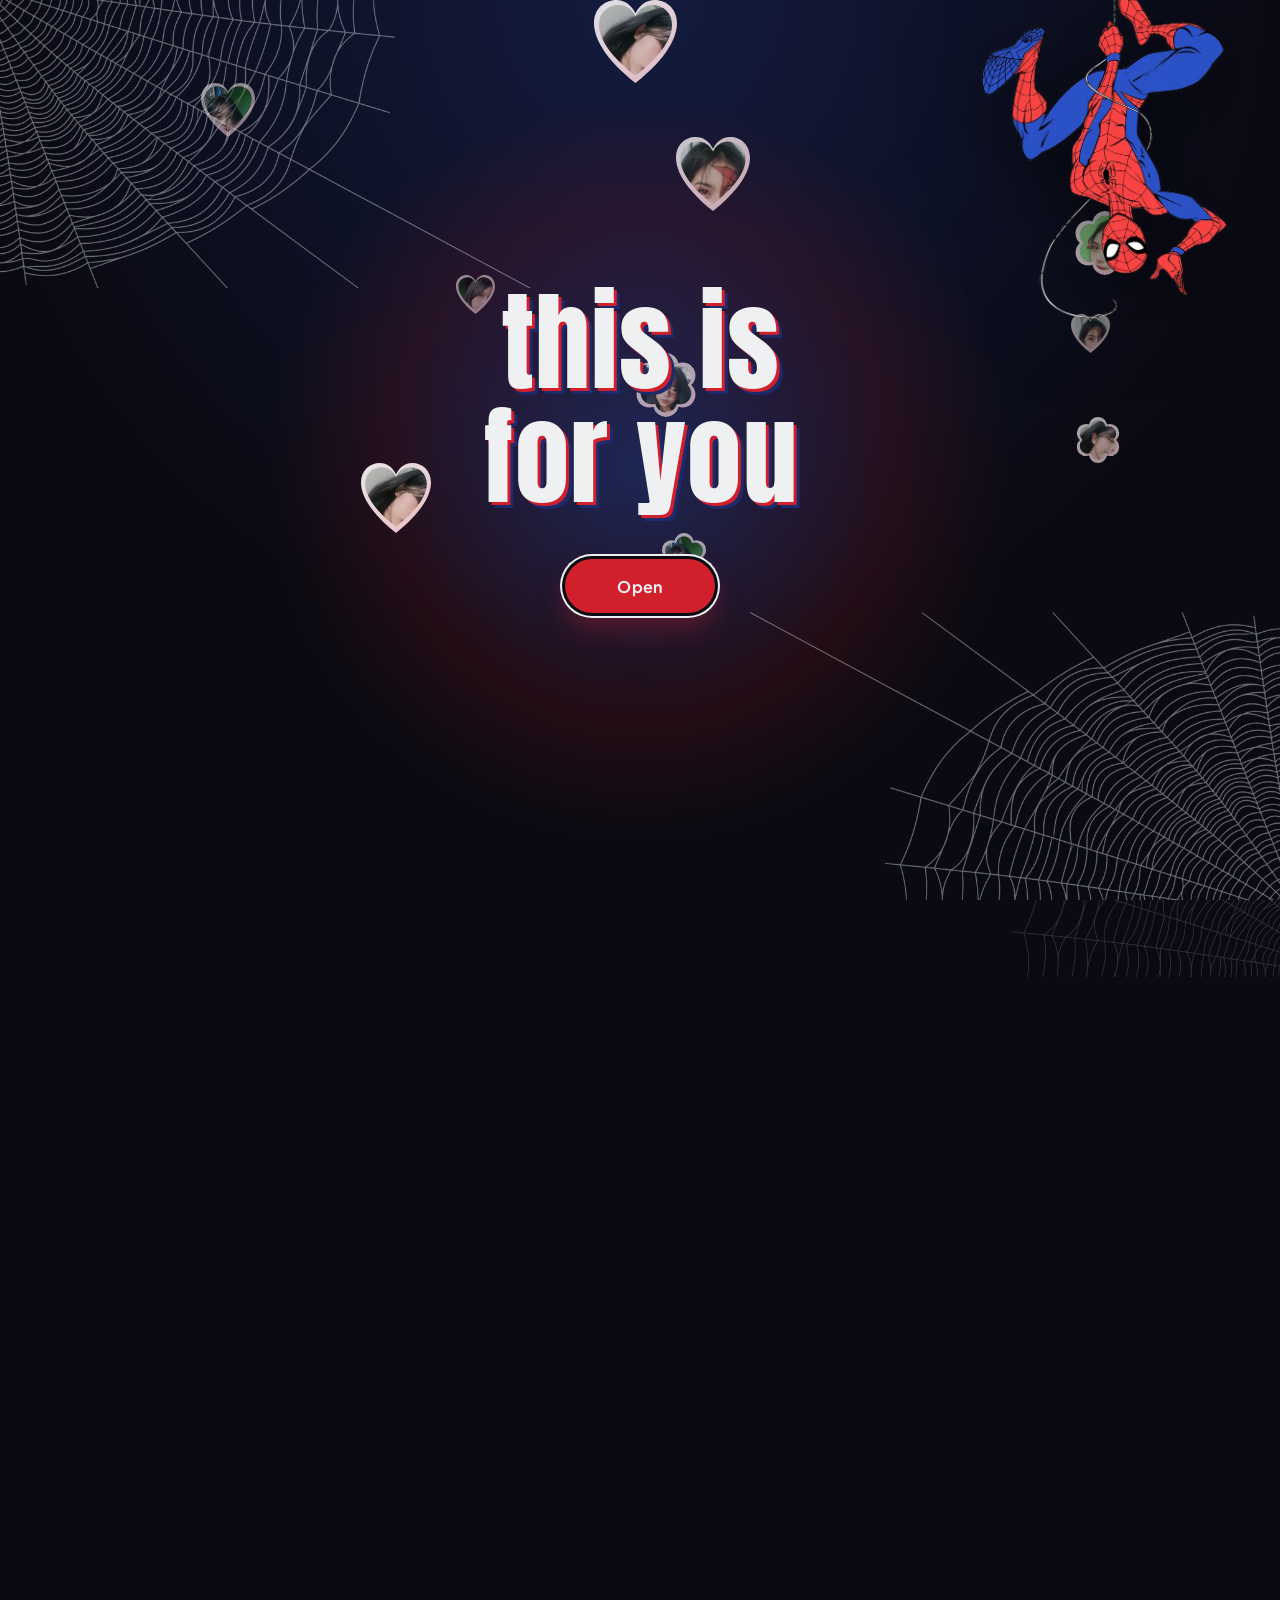
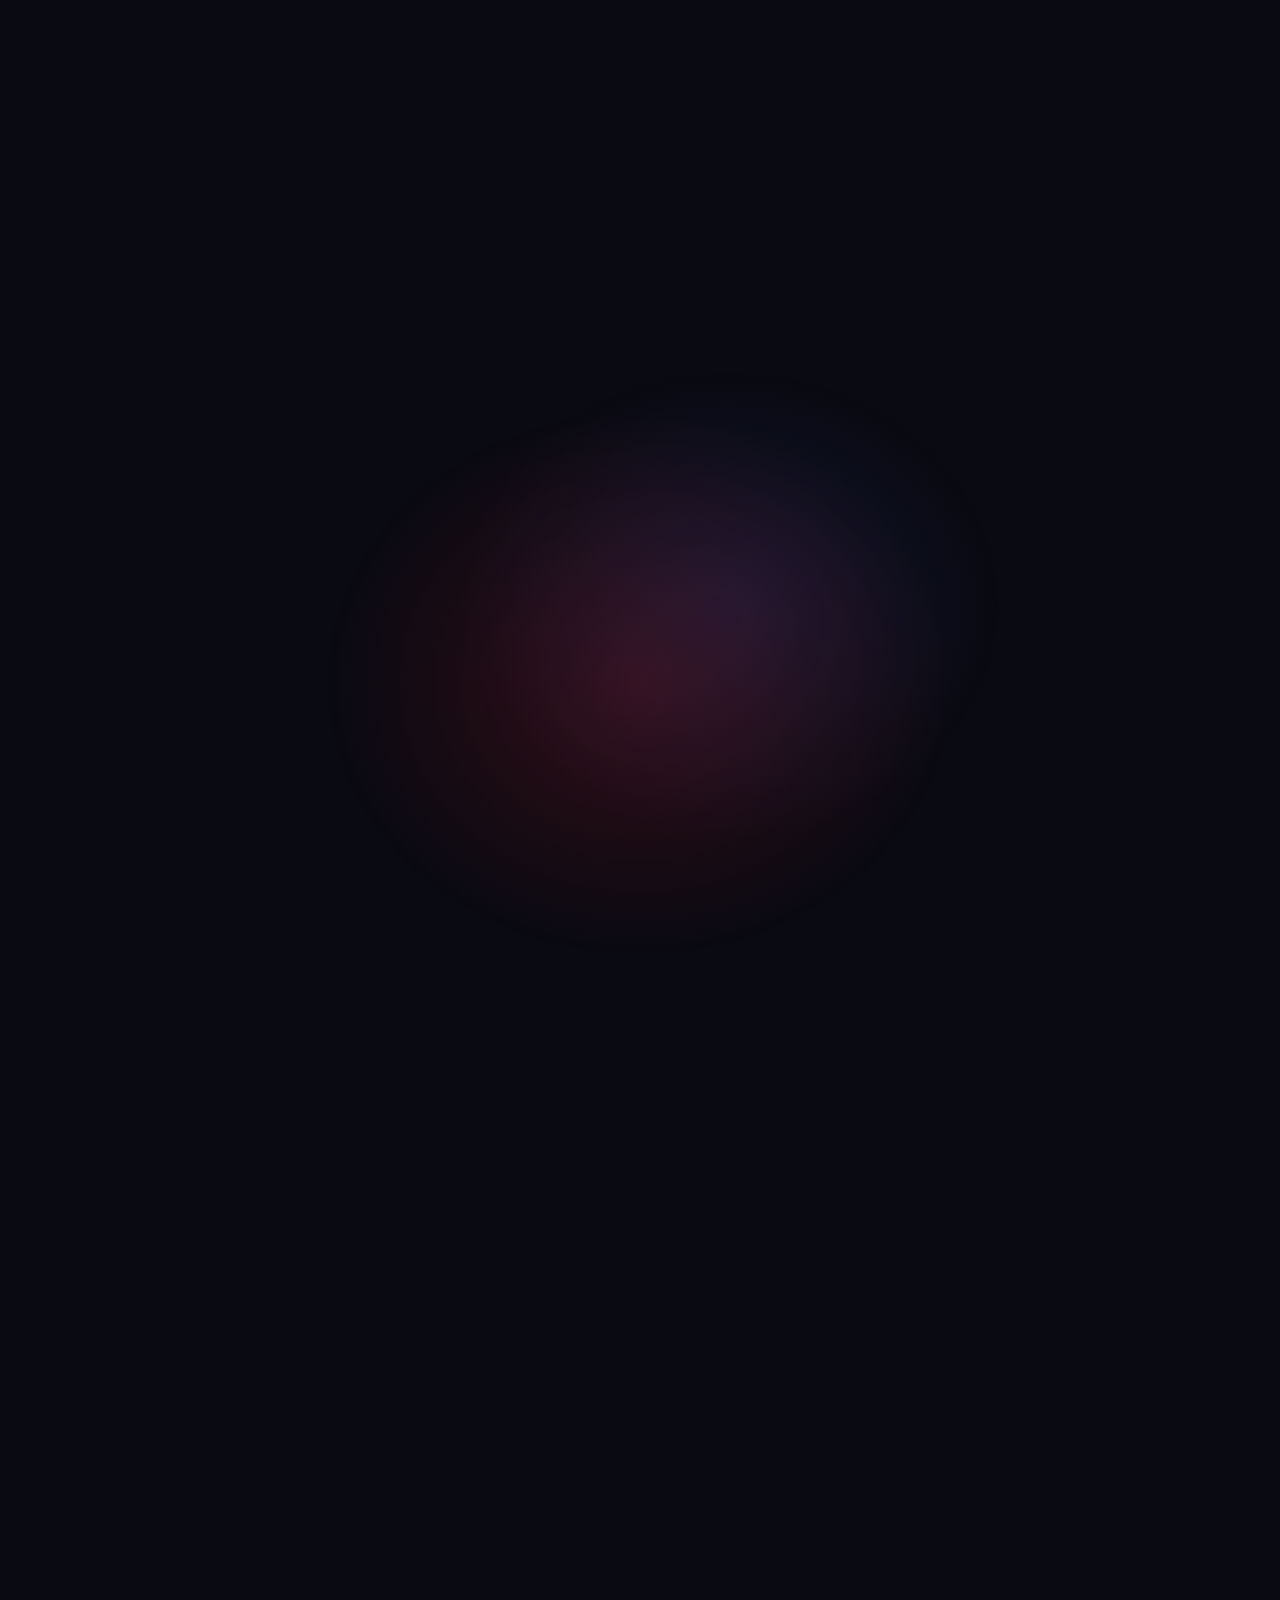
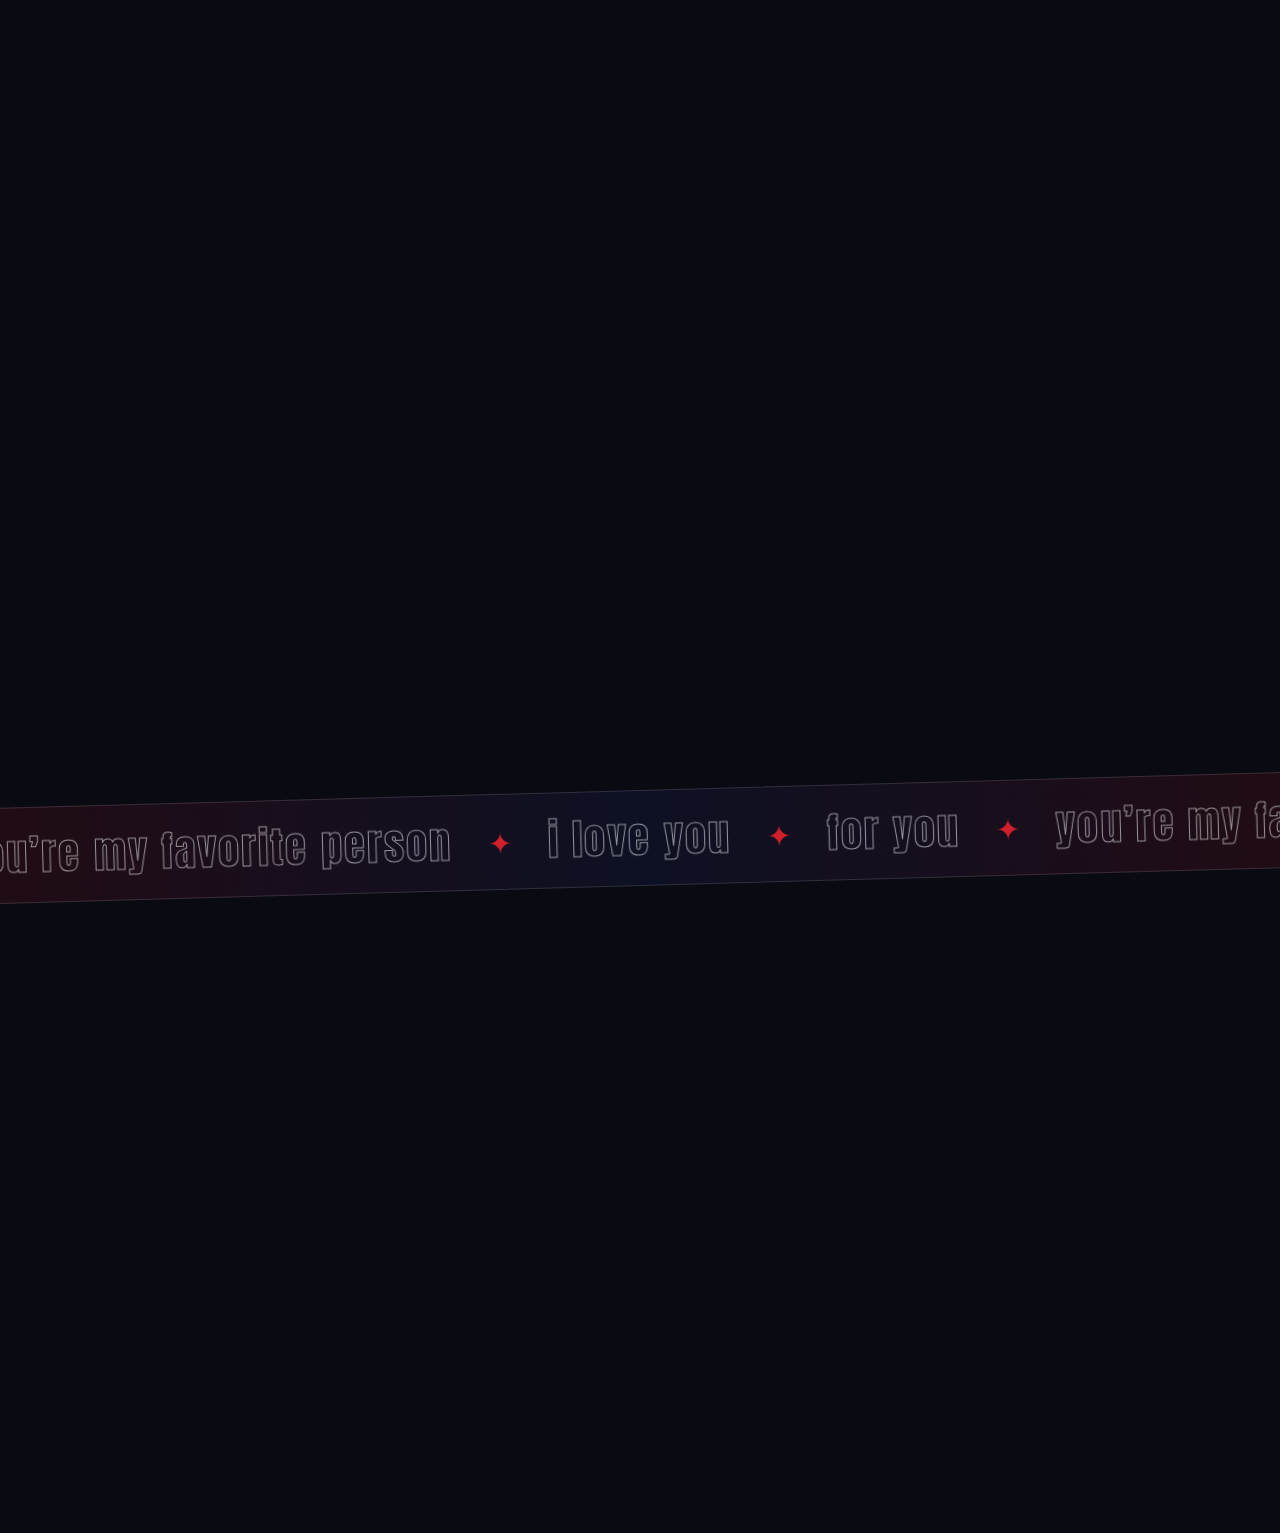
<file: index.html>
<!DOCTYPE html>
<html lang="id" class="is-locked">
<head>
<meta charset="UTF-8">
<script>
  /* Setiap buka / refresh / tombol back: SELALU mulai dari awal (loader -> Open -> hero).
     Tanpa ini browser mengembalikan posisi scroll lama, jadi efek di atas sudah "terpakai". */
  try{ if('scrollRestoration' in history) history.scrollRestoration = 'manual'; }catch(e){}
  window.scrollTo(0, 0);
</script>
<meta name="viewport" content="width=device-width, initial-scale=1.0, viewport-fit=cover">
<meta name="theme-color" content="#0a0a12">
<meta name="color-scheme" content="dark">
<title>For You</title>
<link rel="icon" href="images/spidey/spiderman-bust.png">
<link rel="preconnect" href="https://fonts.googleapis.com">
<link rel="preconnect" href="https://fonts.gstatic.com" crossorigin>
<link href="https://fonts.googleapis.com/css2?family=Anton&family=Plus+Jakarta+Sans:ital,wght@0,400;0,500;0,600;0,700;1,500&display=swap" rel="stylesheet">
<link rel="stylesheet" href="css/style.css?v=20261024a">
</head>
<body>

  <!-- Bentuk love & bunga (dipakai sebagai "cetakan" foto yang jatuh / muncul saat klik) -->
  <svg width="0" height="0" style="position:absolute" aria-hidden="true" focusable="false">
    <defs>
      <clipPath id="clip-heart" clipPathUnits="objectBoundingBox">
        <path d="M0.5,1 C0.12,0.7 0,0.45 0,0.28 C0,0.11 0.12,0 0.27,0 C0.37,0 0.45,0.06 0.5,0.16 C0.55,0.06 0.63,0 0.73,0 C0.88,0 1,0.11 1,0.28 C1,0.45 0.88,0.7 0.5,1 Z"/>
      </clipPath>
      <clipPath id="clip-flower" clipPathUnits="objectBoundingBox">
        <circle cx="0.5" cy="0.2" r="0.2"/><circle cx="0.76" cy="0.35" r="0.2"/><circle cx="0.76" cy="0.65" r="0.2"/>
        <circle cx="0.5" cy="0.8" r="0.2"/><circle cx="0.24" cy="0.65" r="0.2"/><circle cx="0.24" cy="0.35" r="0.2"/>
        <circle cx="0.5" cy="0.5" r="0.24"/>
      </clipPath>
    </defs>
  </svg>


  <div id="progress" aria-hidden="true"></div>

  <!-- SPIDER LOADING INTRO — plays once on load, then wipes away -->
  <section id="spider-loader" aria-hidden="true">
    <svg class="spider-loader-web" viewBox="-100 -100 200 200" fill="none" xmlns="http://www.w3.org/2000/svg">
      <path class="web-spokes" pathLength="1" d="M0.0,-10.0 L0.0,-96.0 M5.0,-8.7 L48.0,-83.1 M8.7,-5.0 L83.1,-48.0 M10.0,0.0 L96.0,0.0 M8.7,5.0 L83.1,48.0 M5.0,8.7 L48.0,83.1 M0.0,10.0 L0.0,96.0 M-5.0,8.7 L-48.0,83.1 M-8.7,5.0 L-83.1,48.0 M-10.0,0.0 L-96.0,0.0 M-8.7,-5.0 L-83.1,-48.0 M-5.0,-8.7 L-48.0,-83.1"/>
      <polygon pathLength="1" class="web-ring" style="--i:0" points="0.0,-24.0 12.0,-20.8 20.8,-12.0 24.0,0.0 20.8,12.0 12.0,20.8 0.0,24.0 -12.0,20.8 -20.8,12.0 -24.0,0.0 -20.8,-12.0 -12.0,-20.8"/><polygon pathLength="1" class="web-ring" style="--i:1" points="0.0,-42.0 21.0,-36.4 36.4,-21.0 42.0,0.0 36.4,21.0 21.0,36.4 0.0,42.0 -21.0,36.4 -36.4,21.0 -42.0,0.0 -36.4,-21.0 -21.0,-36.4"/><polygon pathLength="1" class="web-ring" style="--i:2" points="0.0,-62.0 31.0,-53.7 53.7,-31.0 62.0,0.0 53.7,31.0 31.0,53.7 0.0,62.0 -31.0,53.7 -53.7,31.0 -62.0,0.0 -53.7,-31.0 -31.0,-53.7"/><polygon pathLength="1" class="web-ring" style="--i:3" points="0.0,-86.0 43.0,-74.5 74.5,-43.0 86.0,0.0 74.5,43.0 43.0,74.5 0.0,86.0 -43.0,74.5 -74.5,43.0 -86.0,0.0 -74.5,-43.0 -43.0,-74.5"/>
    </svg>

    <div class="spider-loader-stage">
      <span class="spider-loader-glow"></span>
      <svg class="spider-loader-svg" viewBox="0 0 96 96" fill="none" xmlns="http://www.w3.org/2000/svg">
        <path class="spider-loader-path" pathLength="1" fill-rule="evenodd" clip-rule="evenodd"
        d="M50.4431 44.6386L50.703 44.1559C53.3391 45.6906 59.4431 49.3762 62.7698 51.8416C62.745 53.9208 62.5247 59.401 61.8416 64.6881C61.5322 67.3243 60.2599 73.8589 57.646 78.9084C59.1435 76.9158 62.4876 71.3713 63.8836 65.1337C64.3663 63.3639 65.4653 58.0495 66 50.9505C63.1534 49.3045 56.1683 45.5223 51 43.5619L51.3713 42.7822C55.1955 43.8342 64.1287 46.5025 69.2673 48.7599C69.1559 51.4332 68.495 58.4505 66.7426 65.1337C65.8371 68.5866 63.3416 77.4753 56.2723 86C56.3697 85.8994 56.4882 85.78 56.6273 85.6398C58.1308 84.1248 62.0302 80.1956 67.5223 71.6312C70.2698 66.5446 72.0891 60.6782 74.3911 46.7178C68.9703 44.9728 61.5817 43.0421 51.594 42.0025L51.8911 41.4084C55.6039 41.2104 64.2772 41.0743 69.2673 42.1139C69.8366 38.3144 69.6312 29.4975 65.146 24.6262C66.1361 27.3366 67.9827 34.0569 66.5569 39.255C62.9307 39.2302 54.9431 39.3812 52.0025 40.1832L51.5198 39.552C53.698 38.2525 58.6708 35.5421 61.1361 35.0965C61.1442 35.0372 61.1523 34.9774 61.1605 34.9172C61.8684 29.7099 62.9799 21.5342 55.4554 11C57.2747 14.75 60.2153 23.802 58.3143 33.2772L50.9257 38.6609L50.3688 37.8812L52.6336 35.5421C52.2252 34.8738 51.0074 33.3812 49.4035 32.7574C50.1708 33.6733 51.2079 35.698 49.2178 36.4703H46.2846C45.4307 36.2475 44.198 35.1931 46.099 32.7574C45.3193 33.1163 43.604 34.1757 42.9802 35.5421L44.6881 37.5842L44.3168 38.3267L37.1881 33.3144C36.3465 29.6881 35.6584 20.1559 39.6386 11.0371C39.3184 11.6268 39.0101 12.189 38.7142 12.7287C34.6868 20.0738 32.9356 23.2677 34.1807 35.0965C35.5792 35.3936 39.3639 36.6856 43.3144 39.4777L43.0916 39.9604C39.7005 39.6386 32.0941 39.0619 28.797 39.3292C28.2277 36.6807 27.7054 30.0322 30.1708 24.6262C26.2723 30.1213 25.4926 34.1312 26.1609 42.2252C28.9703 41.6807 36.2896 40.755 43.0916 41.4084L43.3144 42.0025C38.3144 42.6337 26.8515 44.4604 21 46.7178C21.1638 47.5953 21.3229 48.4557 21.4788 49.2991C22.9129 57.0566 24.0818 63.3797 26.2723 68.3639C29.9854 75.5044 33.156 79.1728 37.0129 83.6354C37.6683 84.3937 38.3435 85.1749 39.0446 86C33.0668 77.7203 26.8738 67.3243 26.1609 48.7599C30.0965 47.1881 39.1931 43.7921 44.0941 42.7822L44.4282 43.5619C40.4183 45.2574 31.7673 49.0941 29.5396 50.8762C29.5642 51.2066 29.5884 51.5383 29.6127 51.8715C30.1759 59.5913 30.7984 68.1239 37.5965 78.9084C35.4802 74.2673 33.0891 68.9802 32.5842 51.8416C35.5173 49.8738 42.0446 45.5817 44.6881 44.1559L44.9851 44.6386C43.6485 45.4926 40.5446 47.6386 38.8218 49.3911C38.7104 50.1089 38.5545 52.7847 38.8218 57.745C40.0965 60.0594 43.6559 65.0668 47.6955 66.5817C49.7624 65.7401 54.4084 62.7946 56.4579 57.745C56.6188 56.5569 56.9035 53.2376 56.7549 49.4653C55.5173 48.3391 52.5223 45.797 50.4431 44.6386ZM40.5 49.5L43.5 47L41.5 50C41.5 55.5 43.3216 59.0567 47.8 60.8C53.0938 57.745 54 55 54 50L52 47L55.2 49.8C55.2951 52.3648 55.4229 53.7895 54.7 56.5C53.5 59.5 51.5 61.5 47.7 63.8C44 61.5 43 60 40.7 56.5C40.3164 53.5132 40.1274 51.9879 40.5 49.5Z"
        stroke-width="0.5" stroke-linecap="round" stroke-linejoin="round" />
      </svg>
    </div>

    <div class="spider-loader-meta">
      <span class="spider-loader-bar"></span>
      <span class="spider-loader-pct"><b id="loader-pct">0</b>%</span>
    </div>
  </section>
  <!-- END SPIDER LOADING INTRO -->

  <!-- Fixed comic halftone + film-grain texture over the whole page -->
  <div id="grain" aria-hidden="true"></div>

  <!-- Cahaya lembut yang mengikuti kursor (desktop) -->
  <div id="cursor-glow" aria-hidden="true"></div>

  <!-- Aurora background: cahaya merah & biru yang bergerak pelan -->
  <div id="aurora" aria-hidden="true"><i></i><i></i><i></i></div>

  <!-- corner web decorations, fixed to viewport -->
  <img class="corner-web corner-web--tl" src="images/spidey/web-corner.webp" alt="" aria-hidden="true">
  <img class="corner-web corner-web--br" src="images/spidey/web-corner.webp" alt="" aria-hidden="true">

  <!-- Falling web bits, sits behind everything -->
  <div id="webbits-container" aria-hidden="true"></div>

  <!-- Click effect layer — web splats spawn here on click -->
  <div id="click-web-container" aria-hidden="true"></div>

  <!-- Tap to enter overlay (needed so audio is allowed to play by the browser) -->
  <div id="enter-overlay">
    <div class="enter-aura" aria-hidden="true"></div>
    <img class="enter-web enter-web--tl" src="images/spidey/web-corner.webp" alt="" aria-hidden="true">
    <img class="enter-web enter-web--br" src="images/spidey/web-corner.webp" alt="" aria-hidden="true">
    <div class="webbits-layer" id="webbits-intro" aria-hidden="true"></div>
    <img class="enter-hang" src="images/spidey/spiderman-hanging.webp" alt="" aria-hidden="true">
    <div class="enter-inner">
      <h1 class="enter-title" aria-label="this is for you">
        <span class="el" aria-hidden="true"><span style="--i:0">this is</span></span>
        <span class="el" aria-hidden="true"><span style="--i:1">for you</span></span>
      </h1>
      <button id="enter-btn" type="button">
        <span>Open</span>
      </button>
    </div>
  </div>

  <!-- SECTION 1 — HERO / BERANDA -->
  <section id="beranda">
    <img class="web-texture web-texture--hero" src="images/spidey/jaring.webp" alt="" aria-hidden="true">

    <div class="hero-frame" data-speed="0.05">
      <p class="eyebrow hero-anim" style="--hd:.05s">a little something for you</p>
      <h1 class="hero-title" aria-label="out of everyone, aku tetap pilih kamu.">
        <span class="ln" aria-hidden="true"><span style="--i:0">out of everyone,</span></span>
        <span class="ln" aria-hidden="true"><span style="--i:1">aku tetap</span></span>
        <span class="ln" aria-hidden="true"><span class="hl" style="--i:2">pilih kamu.</span></span>
      </h1>
      <p class="hero-sub hero-anim" style="--hd:.75s">ngga ada alasan khusus. aku cuma pengen kamu tahu: you&rsquo;re my favorite person, i love you.</p>
    </div>

    <div class="mosaic" id="mosaic" data-speed="-0.06">
      <figure class="mosaic-item mi-1"><div class="tile-inner"><img src="images/beranda/1.jpg" alt="" fetchpriority="high"></div></figure>
      <figure class="mosaic-item mi-2"><div class="tile-inner"><img src="images/beranda/2.jpg" alt=""></div></figure>
      <figure class="mosaic-item mi-3"><div class="tile-inner"><img src="images/beranda/3.jpg" alt=""></div></figure>
      <figure class="mosaic-item mi-4"><div class="tile-inner"><img src="images/beranda/4.jpg" alt=""></div></figure>
    </div>

    <div class="scroll-cue hero-anim" style="--hd:1.1s">
      <span></span>
      <p>scroll pelan-pelan ya</p>
    </div>
  </section>

  <!-- decorative divider -->
  <div class="divider reveal" aria-hidden="true"><span></span><i></i><span></span></div>

  <!-- SECTION 2 — SURAT / MESSAGE -->
  <section id="surat">
    <div class="surat-card reveal">
      <p class="surat-tag">a little note</p>
      <!-- GANTI TEKS DI BAWAH INI SESUKA HATI, Zat -->
      <p class="surat-body">
        aku ngga jago ngomong yang manis-manis, tapi satu hal yang pasti:
        tiap hari sama kamu selalu jadi hari favoritku.
      </p>
      <p class="surat-body">
        makasih ya, udah selalu ada, udah sabar, dan udah jadi diri kamu sendiri.
        semoga ke depannya aku masih bisa jadi salah satu alasan kamu buat senyum,
        kayak kamu yang sering banget jadi alasan aku senyum.
      </p>
      <p class="surat-sign">&mdash; someone</p>
    </div>
  </section>

  <!-- decorative divider -->
  <div class="divider reveal" aria-hidden="true"><span></span><i></i><span></span></div>

  <!-- SECTION 2.5 — MAWAR 3D (bloom) -->
  <section id="mawar">
    <header class="mawar-heading reveal">
      <p class="eyebrow">a flower that never fades</p>
      <h2 data-split>flower</h2>
      <p class="mawar-sub">bunga asli bisa layu. yang ini ngga, karena tiap kali kamu datang, dia mekar lagi &mdash; persis kaya perasaanku.</p>
    </header>

    <div class="flower-stage reveal" id="flowerStage" data-speed="0.05">
      <iframe
        src="flower-embed/index.html"
        title="Bunga mekar"
        loading="lazy"
        scrolling="no"
        tabindex="-1"
        aria-hidden="true"></iframe>
    </div>
    <p class="mawar-note reveal">just for you, always.</p>
  </section>

  <!-- decorative divider -->
  <div class="divider reveal" aria-hidden="true"><span></span><i></i><span></span></div>

  <!-- SECTION 3 — GALLERY -->
  <section id="galeri">
    <header class="galeri-heading reveal">
      <p class="eyebrow">my favorite person</p>
      <h2 data-split>yang selalu menarik perhatianku</h2>
    </header>

    <div class="galeri-grid" id="galeri-grid">
      <figure class="foto-card reveal" style="--d:0s">
        <div class="tile-inner"><img src="images/gallery/1.jpg" alt="Foto 1" loading="lazy" decoding="async"></div>
      </figure>

      <figure class="foto-card reveal" style="--d:.1s">
        <div class="tile-inner"><img src="images/gallery/2.jpg" alt="Foto 2" loading="lazy" decoding="async"></div>
      </figure>

      <figure class="foto-card reveal" style="--d:.2s">
        <div class="tile-inner"><img src="images/gallery/3.jpg" alt="Foto 3" loading="lazy" decoding="async"></div>
      </figure>

      <figure class="foto-card reveal" style="--d:.3s">
        <div class="tile-inner"><img src="images/gallery/4.jpg" alt="Foto 4" loading="lazy" decoding="async"></div>
      </figure>

      <figure class="foto-card reveal" style="--d:.4s">
        <div class="tile-inner"><img src="images/gallery/5.jpg" alt="Foto 5" loading="lazy" decoding="async"></div>
      </figure>

      <figure class="foto-card reveal" style="--d:.5s">
        <div class="tile-inner"><img src="images/gallery/6.jpg" alt="Foto 6" loading="lazy" decoding="async"></div>
      </figure>

      <figure class="foto-card reveal" style="--d:.6s">
        <div class="tile-inner"><img src="images/gallery/7.jpg" alt="Foto 7" loading="lazy" decoding="async"></div>
      </figure>

      <figure class="foto-card reveal" style="--d:.7s">
        <div class="tile-inner"><img src="images/gallery/8.jpg" alt="Foto 8" loading="lazy" decoding="async"></div>
      </figure>
    
      <!-- Spider-Man "teleport" dari foto ke foto (aset: images/gallery/spidey-hop.webp) -->
      <div class="spidey-hop" id="spidey-hop" aria-hidden="true">
        <span class="tp-ring"></span><span class="tp-ring tp-ring--red"></span>
        <img src="images/gallery/spidey-hop.webp" alt="" draggable="false">
      </div>
</div>
  </section>

  <!-- running text strip -->
  <div class="marquee-wrap" aria-hidden="true">
    <div class="marquee">
      <div class="marquee-track">
        <div class="mq-group"><span>you&rsquo;re my favorite person</span><b>&#10022;</b><span>i love you</span><b>&#10022;</b><span>for you</span><b>&#10022;</b><span>you&rsquo;re my favorite person</span><b>&#10022;</b><span>i love you</span><b>&#10022;</b><span>for you</span><b>&#10022;</b></div>
        <div class="mq-group"><span>you&rsquo;re my favorite person</span><b>&#10022;</b><span>i love you</span><b>&#10022;</b><span>for you</span><b>&#10022;</b><span>you&rsquo;re my favorite person</span><b>&#10022;</b><span>i love you</span><b>&#10022;</b><span>for you</span><b>&#10022;</b></div>
      </div>
    </div>
  </div>

  <!-- SECTION 4 — MEME MOMENT -->
  <section id="bukti">
    <div class="bukti-card reveal">
      <p class="eyebrow">fun fact</p>
      <h2 class="bukti-title" data-split>udah dicek berkali-kali sama spiderman,<br>tetap Kamu wanita yang cantik dan manis</h2>
      <div class="bukti-frame" data-speed="-0.04">
        <img src="images/spidey/meme-its-you.webp" alt="Meme: ternyata dari dulu orangnya kamu" loading="lazy">
      </div>
      <p class="bukti-caption">spiderman punya jaring buat nangkap penjahat. kamu cukup senyum, hatiku udah ketangkap.</p>
    </div>
  </section>

  <!-- LIGHTBOX FOTO -->
  <div id="lightbox" role="dialog" aria-modal="true" aria-label="Lihat foto" aria-hidden="true">
    <button class="lb-btn lb-close" type="button" aria-label="Tutup">&times;</button>
    <button class="lb-btn lb-prev" type="button" aria-label="Foto sebelumnya">&#8249;</button>
    <img id="lb-img" alt="">
    <button class="lb-btn lb-next" type="button" aria-label="Foto berikutnya">&#8250;</button>
    <p id="lb-count"></p>
  </div>

  <!-- SIDE NAV (desktop) -->
  <nav id="side-nav" aria-label="Navigasi bagian">
    <button type="button" data-target="beranda" aria-label="Beranda"><span>beranda</span></button>
    <button type="button" data-target="surat" aria-label="Surat"><span>surat</span></button>
    <button type="button" data-target="mawar" aria-label="Bunga"><span>bunga</span></button>
    <button type="button" data-target="galeri" aria-label="Galeri"><span>galeri</span></button>
    <button type="button" data-target="bukti" aria-label="Penutup"><span>penutup</span></button>
  </nav>

  <!-- FLOATING MUSIC PLAYER -->
  <div class="music-widget" id="music-widget">
    <div class="player-card" id="player-card">
      <!-- Miles gantung & megang tepi atas kartu (aset: images/spidey/miles-swing.webp) -->
      <img class="player-miles" src="images/spidey/miles-swing.webp" alt="" aria-hidden="true" draggable="false">

      <div class="player-cover">
        <img id="player-cover-img" src="images/music/cover.jpg" alt="Sampul lagu">
      </div>

      <div class="player-info">
        <div class="player-status-row">
          <span class="player-status" id="player-status">Paused</span>
          <span class="eq" aria-hidden="true"><span></span><span></span><span></span></span>
        </div>
        <p class="player-title" id="player-title">Judul Lagu</p>
        <p class="player-artist" id="player-artist">Nama Artis</p>
      </div>

      <div class="player-bottom">
        <button id="play-btn" type="button" aria-label="Putar / Jeda">
          <svg id="icon-play" viewBox="0 0 24 24" aria-hidden="true"><path d="M8 5v14l11-7z"/></svg>
          <svg id="icon-pause" viewBox="0 0 24 24" aria-hidden="true" style="display:none"><path d="M6 5h4v14H6zM14 5h4v14h-4z"/></svg>
        </button>
        <div class="player-progress">
          <span class="time current" id="time-current">0:00</span>
          <div class="seek-wrap">
            <input type="range" id="seek" value="0" min="0" max="100" step="0.1" aria-label="Posisi lagu">
          </div>
          <span class="time duration" id="time-duration">0:00</span>
        </div>
      </div>
    </div>
  </div>

  <audio id="audio" src="audio/song.mp3" preload="metadata" loop></audio>

  <script src="js/main.js?v=20261024a"></script>
</body>
</html>
</file>
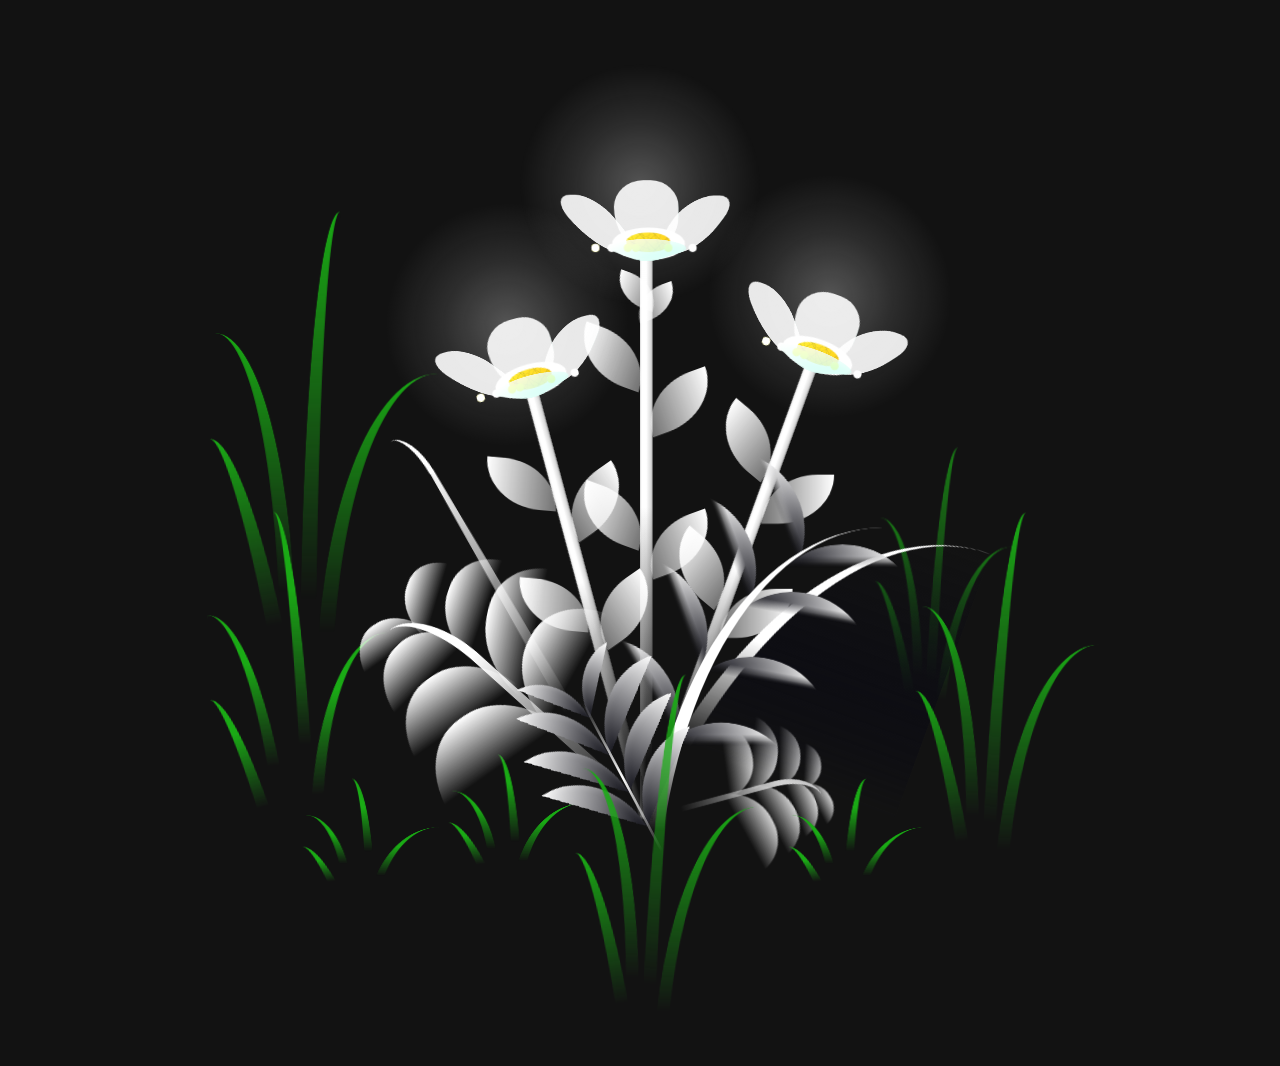
<file: flower-embed/index.html>
<!DOCTYPE html>
<html lang="en" class="is-paused">

<head>
  <meta charset="UTF-8">
  <meta name="color-scheme" content="dark">
  <meta http-equiv="X-UA-Compatible" content="IE=edge">
  <meta name="viewport" content="width=device-width, initial-scale=1.0">
  <link rel="stylesheet" href="css/style.css">
  <!-- Adapted from "Flowers for Someone" (github.com — flowers-for-someone-main):
       kept the grow/bloom garden scene as-is, dropped the typewriter title
       and the standalone landing page since this is embedded inside
       Untukmu's own "Mekar Buat Kamu" section via <iframe>. -->
  <title>Flower embed</title>
</head>

<body class="not-loaded">
  <!-- Background -->
  <div class="night"></div>

  <!-- Flower -->
  <div class="flowers">
    <div class="flower flower--1">
      <div class="flower__leafs flower__leafs--1">
        <div class="flower__leaf flower__leaf--1"></div>
        <div class="flower__leaf flower__leaf--2"></div>
        <div class="flower__leaf flower__leaf--3"></div>
        <div class="flower__leaf flower__leaf--4"></div>
        <div class="flower__white-circle"></div>

        <div class="flower__light flower__light--1"></div>
        <div class="flower__light flower__light--2"></div>
        <div class="flower__light flower__light--3"></div>
        <div class="flower__light flower__light--4"></div>
        <div class="flower__light flower__light--5"></div>
        <div class="flower__light flower__light--6"></div>
        <div class="flower__light flower__light--7"></div>
        <div class="flower__light flower__light--8"></div>

      </div>
      <div class="flower__line">
        <div class="flower__line__leaf flower__line__leaf--1"></div>
        <div class="flower__line__leaf flower__line__leaf--2"></div>
        <div class="flower__line__leaf flower__line__leaf--3"></div>
        <div class="flower__line__leaf flower__line__leaf--4"></div>
        <div class="flower__line__leaf flower__line__leaf--5"></div>
        <div class="flower__line__leaf flower__line__leaf--6"></div>
      </div>
    </div>

    <div class="flower flower--2">
      <div class="flower__leafs flower__leafs--2">
        <div class="flower__leaf flower__leaf--1"></div>
        <div class="flower__leaf flower__leaf--2"></div>
        <div class="flower__leaf flower__leaf--3"></div>
        <div class="flower__leaf flower__leaf--4"></div>
        <div class="flower__white-circle"></div>

        <div class="flower__light flower__light--1"></div>
        <div class="flower__light flower__light--2"></div>
        <div class="flower__light flower__light--3"></div>
        <div class="flower__light flower__light--4"></div>
        <div class="flower__light flower__light--5"></div>
        <div class="flower__light flower__light--6"></div>
        <div class="flower__light flower__light--7"></div>
        <div class="flower__light flower__light--8"></div>

      </div>
      <div class="flower__line">
        <div class="flower__line__leaf flower__line__leaf--1"></div>
        <div class="flower__line__leaf flower__line__leaf--2"></div>
        <div class="flower__line__leaf flower__line__leaf--3"></div>
        <div class="flower__line__leaf flower__line__leaf--4"></div>
      </div>
    </div>

    <div class="flower flower--3">
      <div class="flower__leafs flower__leafs--3">
        <div class="flower__leaf flower__leaf--1"></div>
        <div class="flower__leaf flower__leaf--2"></div>
        <div class="flower__leaf flower__leaf--3"></div>
        <div class="flower__leaf flower__leaf--4"></div>
        <div class="flower__white-circle"></div>

        <div class="flower__light flower__light--1"></div>
        <div class="flower__light flower__light--2"></div>
        <div class="flower__light flower__light--3"></div>
        <div class="flower__light flower__light--4"></div>
        <div class="flower__light flower__light--5"></div>
        <div class="flower__light flower__light--6"></div>
        <div class="flower__light flower__light--7"></div>
        <div class="flower__light flower__light--8"></div>

      </div>
      <div class="flower__line">
        <div class="flower__line__leaf flower__line__leaf--1"></div>
        <div class="flower__line__leaf flower__line__leaf--2"></div>
        <div class="flower__line__leaf flower__line__leaf--3"></div>
        <div class="flower__line__leaf flower__line__leaf--4"></div>
      </div>
    </div>

    <div class="grow-ans" style="--d:1.2s">
      <div class="flower__g-long">
        <div class="flower__g-long__top"></div>
        <div class="flower__g-long__bottom"></div>
      </div>
    </div>

    <div class="growing-grass">
      <div class="flower__grass flower__grass--1">
        <div class="flower__grass--top"></div>
        <div class="flower__grass--bottom"></div>
        <div class="flower__grass__leaf flower__grass__leaf--1"></div>
        <div class="flower__grass__leaf flower__grass__leaf--2"></div>
        <div class="flower__grass__leaf flower__grass__leaf--3"></div>
        <div class="flower__grass__leaf flower__grass__leaf--4"></div>
        <div class="flower__grass__leaf flower__grass__leaf--5"></div>
        <div class="flower__grass__leaf flower__grass__leaf--6"></div>
        <div class="flower__grass__leaf flower__grass__leaf--7"></div>
        <div class="flower__grass__leaf flower__grass__leaf--8"></div>
        <div class="flower__grass__overlay"></div>
      </div>
    </div>

    <div class="growing-grass">
      <div class="flower__grass flower__grass--2">
        <div class="flower__grass--top"></div>
        <div class="flower__grass--bottom"></div>
        <div class="flower__grass__leaf flower__grass__leaf--1"></div>
        <div class="flower__grass__leaf flower__grass__leaf--2"></div>
        <div class="flower__grass__leaf flower__grass__leaf--3"></div>
        <div class="flower__grass__leaf flower__grass__leaf--4"></div>
        <div class="flower__grass__leaf flower__grass__leaf--5"></div>
        <div class="flower__grass__leaf flower__grass__leaf--6"></div>
        <div class="flower__grass__leaf flower__grass__leaf--7"></div>
        <div class="flower__grass__leaf flower__grass__leaf--8"></div>
        <div class="flower__grass__overlay"></div>
      </div>
    </div>

    <div class="grow-ans" style="--d:2.4s">
      <div class="flower__g-right flower__g-right--1">
        <div class="leaf"></div>
      </div>
    </div>

    <div class="grow-ans" style="--d:2.8s">
      <div class="flower__g-right flower__g-right--2">
        <div class="leaf"></div>
      </div>
    </div>

    <div class="grow-ans" style="--d:2.8s">
      <div class="flower__g-front">
        <div class="flower__g-front__leaf-wrapper flower__g-front__leaf-wrapper--1">
          <div class="flower__g-front__leaf"></div>
        </div>
        <div class="flower__g-front__leaf-wrapper flower__g-front__leaf-wrapper--2">
          <div class="flower__g-front__leaf"></div>
        </div>
        <div class="flower__g-front__leaf-wrapper flower__g-front__leaf-wrapper--3">
          <div class="flower__g-front__leaf"></div>
        </div>
        <div class="flower__g-front__leaf-wrapper flower__g-front__leaf-wrapper--4">
          <div class="flower__g-front__leaf"></div>
        </div>
        <div class="flower__g-front__leaf-wrapper flower__g-front__leaf-wrapper--5">
          <div class="flower__g-front__leaf"></div>
        </div>
        <div class="flower__g-front__leaf-wrapper flower__g-front__leaf-wrapper--6">
          <div class="flower__g-front__leaf"></div>
        </div>
        <div class="flower__g-front__leaf-wrapper flower__g-front__leaf-wrapper--7">
          <div class="flower__g-front__leaf"></div>
        </div>
        <div class="flower__g-front__leaf-wrapper flower__g-front__leaf-wrapper--8">
          <div class="flower__g-front__leaf"></div>
        </div>
        <div class="flower__g-front__line"></div>
      </div>
    </div>

    <div class="grow-ans" style="--d:3.2s">
      <div class="flower__g-fr">
        <div class="leaf"></div>
        <div class="flower__g-fr__leaf flower__g-fr__leaf--1"></div>
        <div class="flower__g-fr__leaf flower__g-fr__leaf--2"></div>
        <div class="flower__g-fr__leaf flower__g-fr__leaf--3"></div>
        <div class="flower__g-fr__leaf flower__g-fr__leaf--4"></div>
        <div class="flower__g-fr__leaf flower__g-fr__leaf--5"></div>
        <div class="flower__g-fr__leaf flower__g-fr__leaf--6"></div>
        <div class="flower__g-fr__leaf flower__g-fr__leaf--7"></div>
        <div class="flower__g-fr__leaf flower__g-fr__leaf--8"></div>
      </div>
    </div>

    <div class="long-g long-g--0">
      <div class="grow-ans" style="--d:3s">
        <div class="leaf leaf--0"></div>
      </div>
      <div class="grow-ans" style="--d:2.2s">
        <div class="leaf leaf--1"></div>
      </div>
      <div class="grow-ans" style="--d:3.4s">
        <div class="leaf leaf--2"></div>
      </div>
      <div class="grow-ans" style="--d:3.6s">
        <div class="leaf leaf--3"></div>
      </div>
    </div>

    <div class="long-g long-g--1">
      <div class="grow-ans" style="--d:3.6s">
        <div class="leaf leaf--0"></div>
      </div>
      <div class="grow-ans" style="--d:3.8s">
        <div class="leaf leaf--1"></div>
      </div>
      <div class="grow-ans" style="--d:4s">
        <div class="leaf leaf--2"></div>
      </div>
      <div class="grow-ans" style="--d:4.2s">
        <div class="leaf leaf--3"></div>
      </div>
    </div>

    <div class="long-g long-g--2">
      <div class="grow-ans" style="--d:4s">
        <div class="leaf leaf--0"></div>
      </div>
      <div class="grow-ans" style="--d:4.2s">
        <div class="leaf leaf--1"></div>
      </div>
      <div class="grow-ans" style="--d:4.4s">
        <div class="leaf leaf--2"></div>
      </div>
      <div class="grow-ans" style="--d:4.6s">
        <div class="leaf leaf--3"></div>
      </div>
    </div>

    <div class="long-g long-g--3">
      <div class="grow-ans" style="--d:4s">
        <div class="leaf leaf--0"></div>
      </div>
      <div class="grow-ans" style="--d:4.2s">
        <div class="leaf leaf--1"></div>
      </div>
      <div class="grow-ans" style="--d:3s">
        <div class="leaf leaf--2"></div>
      </div>
      <div class="grow-ans" style="--d:3.6s">
        <div class="leaf leaf--3"></div>
      </div>
    </div>

    <div class="long-g long-g--4">
      <div class="grow-ans" style="--d:4s">
        <div class="leaf leaf--0"></div>
      </div>
      <div class="grow-ans" style="--d:4.2s">
        <div class="leaf leaf--1"></div>
      </div>
      <div class="grow-ans" style="--d:3s">
        <div class="leaf leaf--2"></div>
      </div>
      <div class="grow-ans" style="--d:3.6s">
        <div class="leaf leaf--3"></div>
      </div>
    </div>

    <div class="long-g long-g--5">
      <div class="grow-ans" style="--d:4s">
        <div class="leaf leaf--0"></div>
      </div>
      <div class="grow-ans" style="--d:4.2s">
        <div class="leaf leaf--1"></div>
      </div>
      <div class="grow-ans" style="--d:3s">
        <div class="leaf leaf--2"></div>
      </div>
      <div class="grow-ans" style="--d:3.6s">
        <div class="leaf leaf--3"></div>
      </div>
    </div>

    <div class="long-g long-g--6">
      <div class="grow-ans" style="--d:4.2s">
        <div class="leaf leaf--0"></div>
      </div>
      <div class="grow-ans" style="--d:4.4s">
        <div class="leaf leaf--1"></div>
      </div>
      <div class="grow-ans" style="--d:4.6s">
        <div class="leaf leaf--2"></div>
      </div>
      <div class="grow-ans" style="--d:4.8s">
        <div class="leaf leaf--3"></div>
      </div>
    </div>

    <div class="long-g long-g--7">
      <div class="grow-ans" style="--d:3s">
        <div class="leaf leaf--0"></div>
      </div>
      <div class="grow-ans" style="--d:3.2s">
        <div class="leaf leaf--1"></div>
      </div>
      <div class="grow-ans" style="--d:3.5s">
        <div class="leaf leaf--2"></div>
      </div>
      <div class="grow-ans" style="--d:3.6s">
        <div class="leaf leaf--3"></div>
      </div>
    </div>
  </div>
</body>

</html>

<!-- Import Javascript -->
<script src="js/main.js"></script>
</file>
<file: css/style.css>
/* ==========================================================================
   UNTUKMU — Spider-Man edition
   Palette : ink #0a0a12 / red #d21f2c / deep red #8f1219 / suit blue #1c2b6b
             web #eef0f2 / muted #98a0bc / spark #ffb648
   Type    : Anton (display, comic-poster energy) + Plus Jakarta Sans (body)
   ========================================================================== */

:root{
  --ink: #0a0a12;
  --ink-2: #101020;
  --ink-3: #16162a;
  --red: #d21f2c;
  --red-deep: #7c1017;
  --blue: #1c2b6b;
  --blue-2: #33469e;
  --web: #eef0f2;
  --muted: #9aa0bc;
  --spark: #ffb648;

  --display: "Anton", "Arial Narrow", sans-serif;
  --body: "Plus Jakarta Sans", -apple-system, BlinkMacSystemFont, sans-serif;

  --edge: 3px;
  --radius: 22px;
  --safe-b: env(safe-area-inset-bottom, 0px);
  --safe-t: env(safe-area-inset-top, 0px);

  color-scheme: dark;
}

*, *::before, *::after{ box-sizing: border-box; }

html{
  scroll-behavior: smooth;
  -webkit-text-size-adjust: 100%;
  scrollbar-width: thin;
  scrollbar-color: var(--red) var(--ink-2);
}

/* ---------- custom web-themed scrollbar (webkit) ---------- */
::-webkit-scrollbar{ width: 11px; }
::-webkit-scrollbar-track{ background: var(--ink-2); }
::-webkit-scrollbar-thumb{
  background: linear-gradient(180deg, var(--red), var(--red-deep));
  border-radius: 8px;
  border: 2px solid var(--ink-2);
}
::-webkit-scrollbar-thumb:hover{ background: var(--red); }

body{
  margin: 0;
  background: var(--ink);
  color: var(--web);
  font-family: var(--body);
  line-height: 1.5;
  overflow-x: hidden;
  -webkit-font-smoothing: antialiased;
}

img{ max-width: 100%; display: block; }

@media (prefers-reduced-motion: reduce){
  html{ scroll-behavior: auto; }
  *, *::before, *::after{
    animation-duration: 0.001ms !important;
    animation-iteration-count: 1 !important;
    transition-duration: 0.001ms !important;
    scroll-behavior: auto !important;
  }
}

/* ---------- comic halftone base texture, sits under everything ---------- */
body::before{
  content: "";
  position: fixed;
  inset: 0;
  z-index: 0;
  pointer-events: none;
  background:
    radial-gradient(circle at 18% 8%, rgba(210,31,44,0.16), transparent 42%),
    radial-gradient(circle at 86% 78%, rgba(51,70,158,0.20), transparent 46%),
    radial-gradient(circle, rgba(255,255,255,0.05) 1px, transparent 1.3px);
  background-size: auto, auto, 15px 15px;
  background-position: 0 0, 0 0, 0 0;
}

#grain{
  position: fixed;
  inset: -10%;
  z-index: 1;
  pointer-events: none;
  opacity: 0.05;
  mix-blend-mode: overlay;
  background-image: url("data:image/svg+xml,%3Csvg xmlns='http://www.w3.org/2000/svg' width='120' height='120'%3E%3Cfilter id='n'%3E%3CfeTurbulence type='fractalNoise' baseFrequency='0.9' numOctaves='2' stitchTiles='stitch'/%3E%3C/filter%3E%3Crect width='100%25' height='100%25' filter='url(%23n)'/%3E%3C/svg%3E");
}

/* ---------- fixed web-corner decorations ---------- */
.corner-web{
  position: fixed;
  z-index: 2;
  width: min(52vw, 460px);
  opacity: 0.16;
  pointer-events: none;
  filter: drop-shadow(0 0 1px rgba(255,255,255,0.2));
}
.corner-web--tl{ top: calc(-6vw - var(--safe-t)); left: -6vw; }
.corner-web--br{
  bottom: -6vw;
  right: -6vw;
  transform: rotate(180deg);
}
@media (max-width: 720px){
  .corner-web{ width: 62vw; opacity: 0.12; }
}

/* ---------- falling web bits (spider silhouettes + web-flecks) ---------- */
#webbits-container{
  position: fixed;
  inset: 0;
  z-index: 3;
  pointer-events: none;
  overflow: hidden;
}
.webbits-layer{
  position: absolute;
  inset: 0;
  overflow: hidden;
}
.webbit{
  position: absolute;
  top: -8vh;
  color: var(--web);
  opacity: 0.55;
  animation: webbit-fall linear infinite, webbit-sway ease-in-out infinite alternate;
  will-change: transform;
}
.webbit.is-red{ color: var(--red); opacity: 0.5; }
.webbit.is-spark{ color: var(--spark); opacity: 0.45; }
.webbit svg{ width: 100%; height: 100%; display: block; }

@keyframes webbit-fall{
  0%{ transform: translateY(-10vh) rotate(0deg); }
  100%{ transform: translateY(112vh) rotate(300deg); }
}
@keyframes webbit-sway{
  0%{ margin-left: -22px; }
  100%{ margin-left: 22px; }
}

/* ---------- click effect: little web splat where the user taps/clicks ---------- */
#click-web-container{
  position: fixed;
  inset: 0;
  z-index: 45;
  pointer-events: none;
  overflow: hidden;
}
.click-web{
  position: absolute;
  width: 46px;
  height: 46px;
  margin: -23px 0 0 -23px;
  color: var(--web);
  opacity: 0;
  animation: click-web-pop 0.6s cubic-bezier(0.2, 0.8, 0.3, 1) forwards;
}
.click-web svg{ width: 100%; height: 100%; display: block; }
@keyframes click-web-pop{
  0%{ opacity: 0.9; transform: scale(0.2) rotate(0deg); }
  70%{ opacity: 0.5; }
  100%{ opacity: 0; transform: scale(1.3) rotate(14deg); }
}

/* ==========================================================================
   SPIDER LOADING INTRO (v6) — jaring muncul, logo digambar lalu menyala,
   progres 0-100%, lalu layar memudar halus ke layar "Buka"
   ========================================================================== */
#spider-loader{
  --p: 0;
  position: fixed;
  inset: 0;
  z-index: 200;
  display: flex;
  flex-direction: column;
  align-items: center;
  justify-content: center;
  gap: 34px;
  background: radial-gradient(circle at 50% 44%, #f0252b 0%, #b3141d 46%, #5d0b12 100%);
  overflow: hidden;
  transition: opacity 1s cubic-bezier(.4, 0, .2, 1), visibility 0s linear 1s;
}
#spider-loader::before{ /* titik halftone + vignette */
  content: ""; position: absolute; inset: 0; pointer-events: none;
  background:
    radial-gradient(rgba(0,0,0,.16) 1px, transparent 1.6px) 0 0 / 9px 9px,
    radial-gradient(circle at 50% 50%, transparent 45%, rgba(0,0,0,.45) 100%);
}
#spider-loader.is-done{ opacity: 0; visibility: hidden; pointer-events: none; }
#spider-loader.is-hidden{ display: none; }

/* jaring di belakang logo: digambar pelan, lalu berputar lambat */
.spider-loader-web{
  position: absolute; left: 50%; top: 44%;
  width: min(135vmin, 760px); height: auto;
  translate: -50% -50%;
  overflow: visible;
  stroke: var(--web); stroke-width: .35; stroke-linecap: round; stroke-linejoin: round;
  opacity: .3;
  animation: web-spin 60s linear infinite;
}
.web-spokes, .web-ring{
  stroke-dasharray: 1; stroke-dashoffset: 1;
  animation: web-draw 1.5s cubic-bezier(.45, 0, .2, 1) .1s forwards;
}
.web-ring{ animation-delay: calc(.35s + var(--i) * .22s); animation-duration: 1.3s; }
@keyframes web-draw{ to{ stroke-dashoffset: 0; } }
@keyframes web-spin{ to{ transform: rotate(360deg); } }

/* panggung logo: dipisah biar bisa membesar halus saat keluar */
.spider-loader-stage{
  position: relative;
  display: grid; place-items: center;
  transition: transform 1s cubic-bezier(.4, 0, .2, 1);
}
#spider-loader.is-done .spider-loader-stage{ transform: scale(1.14); }

.spider-loader-glow{
  position: absolute; width: 280%; aspect-ratio: 1; border-radius: 50%;
  background: radial-gradient(circle, rgba(255,255,255,.55) 0%, rgba(255,214,214,.18) 35%, transparent 65%);
  opacity: 0; transform: scale(.6);
  animation: glow-on 1.1s ease-out 1.9s forwards, glow-breathe 2.4s ease-in-out 3s infinite;
  pointer-events: none;
}
@keyframes glow-on{ to{ opacity: .85; transform: scale(1); } }
@keyframes glow-breathe{ 0%, 100%{ opacity: .85; transform: scale(1); } 50%{ opacity: .55; transform: scale(1.08); } }

.spider-loader-svg{
  position: relative;
  width: min(34vw, 150px);
  height: auto;
  overflow: visible;
  filter: blur(0) drop-shadow(0 8px 28px rgba(0,0,0,.35));
  animation:
    spider-in .9s cubic-bezier(.2, .8, .2, 1) both,
    spider-beat .9s ease-in-out 2.15s both;
}
@keyframes spider-in{
  from{ opacity: 0; transform: scale(.85); filter: blur(8px) drop-shadow(0 8px 28px rgba(0,0,0,.35)); }
  to  { opacity: 1; transform: scale(1);   filter: blur(0) drop-shadow(0 8px 28px rgba(0,0,0,.35)); }
}
@keyframes spider-beat{ 0%, 100%{ transform: scale(1); } 45%{ transform: scale(1.09); } }

.spider-loader-path{
  fill: transparent;
  stroke: var(--web);
  stroke-width: .55;
  stroke-linecap: round;
  stroke-dasharray: 1;
  stroke-dashoffset: 1;
  animation:
    spider-draw 1.7s cubic-bezier(.65, 0, .35, 1) .3s forwards,
    spider-fill .8s ease 1.9s forwards;
}
@keyframes spider-draw{ to{ stroke-dashoffset: 0; } }
@keyframes spider-fill{ to{ fill: var(--web); stroke-width: .3; } }

/* progres: bar & angka digerakkan JS (--p) biar selalu sinkron */
.spider-loader-meta{
  position: relative;
  display: flex; flex-direction: column; align-items: center; gap: 10px;
  opacity: 0;
  animation: meta-in .6s ease .5s forwards;
}
@keyframes meta-in{ to{ opacity: 1; } }
.spider-loader-bar{
  width: min(52vw, 210px);
  height: 3px;
  border-radius: 3px;
  background: rgba(238,240,242,.25);
  overflow: hidden;
  position: relative;
}
.spider-loader-bar::after{
  content: "";
  position: absolute; inset: 0;
  background: var(--web);
  border-radius: 3px;
  transform: scaleX(var(--p));
  transform-origin: 0 50%;
}
.spider-loader-pct{
  font-family: var(--display);
  font-size: .85rem; letter-spacing: .22em; padding-left: .22em;
  color: rgba(238,240,242,.9);
  font-variant-numeric: tabular-nums;
}
.spider-loader-pct b{ font-weight: 400; display: inline-block; min-width: 2.2ch; text-align: right; }

@media (prefers-reduced-motion: reduce){
  .spider-loader-web{ animation: none; opacity: .22; }
  .web-spokes, .web-ring{ animation: none; stroke-dashoffset: 0; }
  .spider-loader-svg{ animation: none; }
  .spider-loader-path{ animation: none; stroke-dashoffset: 0; fill: var(--web); stroke-width: .3; }
  .spider-loader-glow{ animation: none; opacity: .6; transform: none; }
  .spider-loader-meta{ animation: none; opacity: 1; }
  #spider-loader{ transition-duration: .3s; }
  .spider-loader-stage{ transition: none; }
  #spider-loader.is-done .spider-loader-stage{ transform: none; }
}

/* ==========================================================================
   ENTER OVERLAY
   ========================================================================== */
#enter-overlay{
  position: fixed;
  inset: 0;
  z-index: 50;
  display: flex;
  align-items: center;
  justify-content: center;
  background:
    radial-gradient(circle at 50% 0%, rgba(28,43,107,0.5), transparent 60%),
    var(--ink);
  transition: opacity 0.6s ease, visibility 0.6s ease;
  overflow: hidden;
}
#enter-overlay.hide{
  opacity: 0;
  visibility: hidden;
  pointer-events: none;
}
.enter-hang{
  position: absolute;
  top: calc(-4vh - var(--safe-t));
  right: 6%;
  width: min(46vw, 300px);
  filter: drop-shadow(0 20px 40px rgba(0,0,0,0.6));
  animation: hang-sway 5s ease-in-out infinite;
  transform-origin: top center;
}
@keyframes hang-sway{
  0%, 100%{ transform: rotate(-3deg); }
  50%{ transform: rotate(3deg); }
}
@media (max-width: 640px){
  .enter-hang{ width: 44vw; right: 2%; opacity: 0.9; }
}

.enter-inner{
  position: relative;
  z-index: 2;
  text-align: center;
  padding: 32px;
  max-width: 480px;
}
.enter-eyebrow{
  margin: 0 0 10px;
  font-size: 0.78rem;
  letter-spacing: 0.02em;
  color: var(--muted);
}
.enter-title{
  margin: 0;
  font-family: var(--display);
  font-weight: 400;
  font-size: clamp(3.2rem, 16vw, 5.5rem);
  line-height: 0.9;
  color: var(--web);
  text-shadow: 3px 3px 0 var(--red), 6px 6px 0 var(--blue);
  letter-spacing: 0.01em;
}
.enter-sub{
  margin: 18px 0 28px;
  color: var(--muted);
  font-size: 0.98rem;
}
#enter-btn{
  appearance: none;
  border: none;
  cursor: pointer;
  padding: 16px 44px;
  font-family: var(--body);
  font-weight: 700;
  font-size: 1rem;
  letter-spacing: 0.02em;
  color: var(--web);
  background: var(--red);
  border-radius: 999px;
  box-shadow: 0 0 0 var(--edge) var(--ink), 0 0 0 calc(var(--edge) + 2px) var(--web), 0 14px 28px rgba(210,31,44,0.35);
  transition: transform 0.25s ease, box-shadow 0.25s ease;
}
#enter-btn:hover{ transform: translateY(-2px) scale(1.03); }
#enter-btn:active{ transform: translateY(0) scale(0.98); }

/* ==========================================================================
   SHARED SECTION RHYTHM
   ========================================================================== */
section{
  position: relative;
  z-index: 4;
  padding: 96px 24px;
}
.eyebrow{
  font-size: 0.8rem;
  color: var(--muted);
  margin: 0 0 12px;
  letter-spacing: 0.01em;
}
h2{
  font-family: var(--display);
  font-weight: 400;
  font-size: clamp(2.1rem, 6vw, 3rem);
  margin: 0 0 8px;
  line-height: 1.02;
}

.reveal{
  opacity: 0;
  transform: translateY(28px);
  transition: opacity 0.7s ease, transform 0.7s ease;
  transition-delay: var(--d, 0s);
}
.reveal.in-view{ opacity: 1; transform: translateY(0); }

/* ==========================================================================
   SECTION 1 — BERANDA / HERO
   ========================================================================== */
#beranda{
  min-height: 100svh;
  display: flex;
  flex-direction: column;
  justify-content: center;
  gap: 48px;
  padding-top: calc(64px + var(--safe-t));
  overflow: hidden;
}
.web-texture--hero{
  position: absolute;
  top: 6%;
  right: -8%;
  width: 46vw;
  max-width: 480px;
  opacity: 0.14;
  z-index: 0;
  pointer-events: none;
}

.hero-frame{
  position: relative;
  z-index: 2;
  max-width: 720px;
}
.hero-title{
  font-family: var(--display);
  font-weight: 400;
  font-size: clamp(2.6rem, 8vw, 5rem);
  line-height: 0.98;
  margin: 0 0 20px;
  color: var(--web);
}
.hero-title br{ display: block; }
.hero-sub{
  color: var(--muted);
  max-width: 46ch;
  font-size: 1.05rem;
  margin: 0;
}

.mosaic{
  position: relative;
  z-index: 2;
  display: grid;
  grid-template-columns: 1.35fr 1fr;
  grid-template-rows: repeat(3, minmax(70px, 1fr));
  gap: 14px;
  max-width: 920px;
  height: min(58vh, 560px);
}
.mosaic-item{
  margin: 0;
  position: relative;
  border-radius: 16px;
  overflow: hidden;
  border: var(--edge) solid var(--ink);
  outline: 2px solid rgba(238,240,242,0.7);
  outline-offset: -1px;
  box-shadow: 8px 8px 0 rgba(0,0,0,0.35);
  transform: translate3d(var(--px, 0), var(--py, 0), 0);
  transition: transform 0.25s ease-out, box-shadow 0.3s ease;
}
.mi-1{ grid-column: 1; grid-row: 1 / span 3; }
.mi-2{ grid-column: 2; grid-row: 1; }
.mi-3{ grid-column: 2; grid-row: 2; }
.mi-4{ grid-column: 2; grid-row: 3; }

.tile-inner{ position: absolute; inset: 0; }
.tile-inner img{
  width: 100%; height: 100%; object-fit: cover;
  filter: grayscale(0.15) contrast(1.08) saturate(1.05);
  transition: filter 0.5s ease, transform 0.6s ease;
}
@media (hover: hover) and (pointer: fine){
  .mosaic-item:hover{ box-shadow: 12px 12px 0 rgba(0,0,0,0.4); }
  .mosaic-item:hover .tile-inner img{
    filter: grayscale(0) contrast(1.02) saturate(1.05);
    transform: scale(1.04);
  }
}

.scroll-cue{
  position: relative;
  z-index: 2;
  display: flex;
  align-items: center;
  gap: 10px;
  color: var(--muted);
  font-size: 0.82rem;
  margin-top: 8px;
}
.scroll-cue span{
  width: 22px; height: 34px;
  border: 2px solid var(--muted);
  border-radius: 12px;
  position: relative;
  flex: none;
}
.scroll-cue span::after{
  content: "";
  position: absolute;
  top: 6px; left: 50%;
  width: 4px; height: 8px;
  background: var(--red);
  border-radius: 2px;
  transform: translateX(-50%);
  animation: scroll-dot 1.6s ease-in-out infinite;
}
@keyframes scroll-dot{
  0%{ opacity: 1; top: 6px; }
  70%{ opacity: 0; top: 18px; }
  100%{ opacity: 0; top: 6px; }
}

/* ---------- divider ---------- */
.divider{
  position: relative;
  z-index: 4;
  display: flex;
  align-items: center;
  justify-content: center;
  gap: 12px;
  padding: 0 24px;
}
.divider span{ flex: 1; max-width: 220px; height: 1px; background: linear-gradient(90deg, transparent, rgba(238,240,242,0.35), transparent); }
.divider i{
  width: 10px; height: 10px;
  background: var(--red);
  transform: rotate(45deg);
  flex: none;
}

/* ==========================================================================
   SECTION 2 — SURAT
   ========================================================================== */
#surat{ display: flex; justify-content: center; }
.surat-card{
  position: relative;
  max-width: 620px;
  width: 100%;
  background: linear-gradient(180deg, var(--ink-2), var(--ink-3));
  border: var(--edge) solid var(--ink);
  outline: 2px solid rgba(238,240,242,0.5);
  outline-offset: -1px;
  border-radius: var(--radius);
  padding: 42px 36px;
  box-shadow: 10px 10px 0 rgba(0,0,0,0.35);
}
.surat-card::before{
  content: "";
  position: absolute;
  top: -14px; left: 32px;
  width: 46px; height: 28px;
  background: var(--red);
  clip-path: polygon(0 0, 100% 0, 86% 100%, 14% 100%);
}
.surat-tag{
  margin: 0 0 18px;
  font-size: 0.78rem;
  color: var(--muted);
}
.surat-body{
  font-size: 1.14rem;
  line-height: 1.75;
  margin: 0 0 20px;
  color: var(--web);
  max-width: 52ch;
}
.surat-sign{
  margin: 24px 0 0;
  color: var(--red);
  font-size: 0.92rem;
  font-style: italic;
}

/* ==========================================================================
   SECTION 2.5 — MAWAR (taman bunga mekar, embed dari flower-embed/)
   ========================================================================== */
#mawar{ text-align: center; }
.mawar-heading{ max-width: 560px; margin: 0 auto 12px; }
.mawar-sub{
  color: var(--muted);
  max-width: 46ch;
  margin: 10px auto 0;
  font-size: 1rem;
}

.flower-stage{
  position: relative;
  width: min(100%, 520px);
  aspect-ratio: 4 / 5;
  margin: 40px auto 0;
  border-radius: 22px;
  overflow: hidden;
  border: 1px solid rgba(238,240,242,0.18);
  box-shadow: 0 24px 60px rgba(0,0,0,0.5), 0 0 60px rgba(210,31,44,0.12);
  background: #000;
}
.flower-stage iframe{
  position: absolute; inset: 0;
  width: 100%; height: 100%;
  border: 0;
  display: block;
}
@media (max-width: 560px){
  .flower-stage{ width: 100%; border-radius: 18px; margin-top: 28px; }
}

/* ==========================================================================
   SECTION 3 — GALERI
   ========================================================================== */
#galeri{ max-width: 1100px; margin: 0 auto; }
.galeri-heading{ text-align: left; margin-bottom: 36px; }

.galeri-grid{
  display: grid;
  grid-template-columns: repeat(2, 1fr);
  gap: 18px;
}
.foto-card{
  margin: 0;
  position: relative;
  border-radius: 16px;
  overflow: hidden;
  border: var(--edge) solid var(--ink);
  outline: 2px solid rgba(238,240,242,0.6);
  outline-offset: -1px;
  aspect-ratio: 4 / 5;
  box-shadow: 7px 7px 0 rgba(0,0,0,0.32);
  transform-style: preserve-3d;
  transform: perspective(700px) rotateX(var(--rx, 0deg)) rotateY(var(--ry, 0deg));
  transition: transform 0.35s ease, box-shadow 0.35s ease;
}
.foto-card .tile-inner img{
  filter: grayscale(0.2) contrast(1.08);
}
@media (hover: hover) and (pointer: fine){
  .foto-card:hover{
    transform: perspective(700px) rotateX(var(--rx, 0deg)) rotateY(var(--ry, 0deg)) translateY(-6px) scale(1.015);
    box-shadow: 10px 14px 0 rgba(0,0,0,0.38);
  }
  .foto-card:hover .tile-inner img{ filter: grayscale(0) contrast(1.02); transform: scale(1.05); }
}

/* ==========================================================================
   SECTION 4 — BUKTI / MEME MOMENT
   ========================================================================== */
#bukti{ display: flex; justify-content: center; }
.bukti-card{
  max-width: 560px;
  width: 100%;
  text-align: center;
}
.bukti-title{ margin-bottom: 26px; }
.bukti-frame{
  border: var(--edge) solid var(--ink);
  outline: 2px solid rgba(238,240,242,0.6);
  outline-offset: -1px;
  border-radius: 18px;
  overflow: hidden;
  box-shadow: 8px 8px 0 rgba(0,0,0,0.35);
  background: var(--ink-2);
}
.bukti-frame img{ width: 100%; height: auto; display: block; }
.bukti-caption{
  margin: 20px 0 0;
  color: var(--muted);
  font-size: 0.94rem;
}

/* ==========================================================================
   FLOATING MUSIC PLAYER (v5) — kotak kecil di kanan bawah, Miles gantung di tepi atas kartu
   ========================================================================== */
.music-widget{
  --miles: 72px;     /* ukuran Miles */
  --lane: 52px;      /* ruang kosong di kanan kartu tempat Miles menjuntai */
  position: fixed;
  right: calc(12px + env(safe-area-inset-right, 0px));
  bottom: calc(12px + var(--safe-b));
  z-index: 40;
  width: min(262px, calc(100vw - 24px));
  opacity: 0;
  transform: translateY(16px);
  transition: opacity .5s ease, transform .5s ease;
  pointer-events: none;
}
.music-widget.visible{ opacity: 1; transform: translateY(0); pointer-events: auto; }

.player-card{
  position: relative;
  display: grid;
  grid-template-columns: auto minmax(0, 1fr) var(--lane);
  align-items: center;
  gap: 10px 12px;
  padding: 14px 14px 12px 14px;
  background:
    radial-gradient(rgba(238,240,242,.07) 1px, transparent 1.6px) 0 0 / 9px 9px,
    linear-gradient(160deg, rgba(28,43,107,.6), rgba(16,16,32,.96) 58%);
  -webkit-backdrop-filter: blur(12px); backdrop-filter: blur(12px);
  border: 2px solid rgba(238,240,242,.3);
  border-radius: 18px;
  box-shadow: 0 10px 28px rgba(0,0,0,.45);
  transition: box-shadow .4s ease, border-color .4s ease;
}
.music-widget.playing .player-card{ border-color: rgba(210,31,44,.75); box-shadow: 0 10px 28px rgba(0,0,0,.45), 0 0 22px rgba(210,31,44,.25); }

/* Miles: tangannya megang tepi atas kartu, badannya menjuntai di kanan; goyang pas lagu jalan */
.player-miles{
  position: absolute;
  top: -16px; right: 4px;
  width: var(--miles); height: var(--miles);
  z-index: 3;
  transform-origin: 56% 10%;   /* poros = tangan yang megang */
  pointer-events: none; user-select: none; -webkit-user-drag: none;
  filter: saturate(.5) brightness(.85) drop-shadow(0 2px 3px rgba(0,0,0,.55));
  transition: filter .4s ease;
}
.music-widget.playing .player-miles{ filter: drop-shadow(0 2px 3px rgba(0,0,0,.55)); animation: miles-hang 2.6s ease-in-out infinite; }
@keyframes miles-hang{ 0%, 100%{ transform: rotate(-6deg); } 50%{ transform: rotate(6deg); } }

/* foto (images/music/cover.jpg) */
.player-cover{
  position: relative;
  width: 52px; height: 52px;
  border-radius: 14px;
  overflow: hidden;
  border: 2px solid var(--red);
  background: linear-gradient(145deg, var(--blue-2), var(--blue) 60%, var(--ink-2));
  box-shadow: 3px 3px 0 rgba(0,0,0,.45);
}
.player-cover::before{ content: "\266A"; position: absolute; inset: 0; display: grid; place-items: center; font-size: 1.4rem; color: rgba(238,240,242,.35); }
.player-cover img{ position: relative; width: 100%; height: 100%; object-fit: cover; display: block; }

.player-info{ display: flex; flex-direction: column; gap: 1px; min-width: 0; }
.player-status-row{ display: flex; align-items: center; gap: 6px; height: 13px; }
.player-status{
  font-family: var(--display); font-size: .66rem; letter-spacing: .1em; text-transform: uppercase;
  color: var(--muted); transition: color .3s ease; white-space: nowrap;
}
.music-widget.playing .player-status{ color: var(--spark); }
.player-title{
  margin: 1px 0 0; font-size: .9rem; font-weight: 800; line-height: 1.25; color: var(--web);
  white-space: nowrap; overflow: hidden; text-overflow: ellipsis;
}
.player-artist{ margin: 0; font-size: .74rem; color: var(--muted); white-space: nowrap; overflow: hidden; text-overflow: ellipsis; }
.eq{ display: none; align-items: flex-end; gap: 2px; height: 9px; flex: none; }
.music-widget.playing .eq{ display: inline-flex; }
.eq span{ width: 3px; background: var(--spark); border-radius: 2px; animation: eq-bounce 1s ease-in-out infinite; }
.eq span:nth-child(1){ height: 4px; animation-delay: 0s; }
.eq span:nth-child(2){ height: 9px; animation-delay: .15s; }
.eq span:nth-child(3){ height: 6px; animation-delay: .3s; }
@keyframes eq-bounce{ 0%, 100%{ transform: scaleY(.4); } 50%{ transform: scaleY(1); } }

/* baris bawah: tombol play + progress */
.player-bottom{ grid-column: 1 / -1; display: flex; align-items: center; gap: 10px; }
#play-btn{
  flex: none;
  appearance: none; border: none; cursor: pointer;
  width: 38px; height: 38px; padding: 0;
  border-radius: 50%;
  background: var(--red);
  display: grid; place-items: center;
  box-shadow: 0 0 0 2px var(--ink), 0 0 0 3.5px rgba(238,240,242,.7);
  transition: transform .2s ease, background .2s ease;
}
#play-btn:hover{ transform: scale(1.06); background: #e22a37; }
#play-btn:active{ transform: scale(.94); }
#play-btn svg{ width: 18px; height: 18px; fill: var(--web); }

.player-progress{ flex: 1; min-width: 0; display: flex; align-items: center; gap: 6px; }
.time{ font-size: .64rem; color: var(--muted); flex: none; min-width: 2.3em; font-variant-numeric: tabular-nums; }
.time.duration{ text-align: right; }
.seek-wrap{ --p: 0; --pct: calc(var(--p) * 100%); position: relative; flex: 1; min-width: 0; height: 24px; }
#seek{
  position: absolute; inset: 0; width: 100%; height: 100%; margin: 0;
  appearance: none; -webkit-appearance: none;
  background: transparent; outline: none; cursor: pointer;
  touch-action: pan-y;
}
#seek::-webkit-slider-runnable-track{
  height: 4px; border-radius: 2px;
  background: linear-gradient(90deg, var(--red) var(--pct), rgba(238,240,242,.22) var(--pct));
}
#seek::-moz-range-track{ height: 4px; border-radius: 2px; background: rgba(238,240,242,.22); }
#seek::-moz-range-progress{ height: 4px; border-radius: 2px; background: var(--red); }
#seek::-webkit-slider-thumb{
  appearance: none; -webkit-appearance: none;
  width: 13px; height: 13px; margin-top: -4.5px;
  border-radius: 50%; background: var(--red); border: 2px solid var(--web);
  transition: transform .15s ease;
}
#seek::-moz-range-thumb{ width: 9px; height: 9px; border-radius: 50%; background: var(--red); border: 2px solid var(--web); }
#seek:active::-webkit-slider-thumb{ transform: scale(1.3); }

#play-btn:focus-visible, #seek:focus-visible{ outline: 3px solid var(--spark); outline-offset: 3px; }

/* ---- desktop: kartu sedikit lebih lega ---- */
@media (min-width: 521px){
  .music-widget{ --miles: 88px; --lane: 62px; right: 20px; bottom: calc(20px + var(--safe-b)); width: 352px; }
  .player-card{ gap: 14px 16px; padding: 18px 18px 16px 18px; border-radius: 22px; }
  .player-cover{ width: 64px; height: 64px; border-radius: 16px; }
  .player-title{ font-size: 1.02rem; }
  .player-artist{ font-size: .8rem; }
  #play-btn{ width: 42px; height: 42px; }
  .time{ font-size: .7rem; }
}
@media (max-width: 520px){
  #bukti{ padding-bottom: 120px; }
}
@media (max-width: 340px){
  .music-widget{ --miles: 60px; --lane: 42px; }
  .player-cover{ width: 46px; height: 46px; }
}

@media (prefers-reduced-motion: reduce){
  .music-widget.playing .player-miles, .eq span{ animation: none; }
}

/* ==========================================================================
   RESPONSIVE — DESKTOP LAYOUT UPGRADES
   ========================================================================== */
@media (min-width: 900px){
  #beranda{
    flex-direction: row;
    align-items: center;
    justify-content: space-between;
    gap: 40px;
    padding-left: 64px;
    padding-right: 24px;
  }
  .hero-frame{ flex: 0 0 auto; }
  .mosaic{ flex: 1 1 auto; margin-left: auto; }
  .scroll-cue{ position: absolute; left: 64px; bottom: 40px; }

  #galeri{ padding-left: 64px; padding-right: 64px; }
  .galeri-grid{ grid-template-columns: repeat(4, 1fr); }
}

@media (max-width: 899px){
  #beranda{ text-align: left; }
  .mosaic{ height: min(52vh, 480px); }
}

@media (max-width: 560px){
  section{ padding: 72px 18px; }
  .mosaic{ height: 46vh; gap: 10px; }
  .galeri-grid{ gap: 12px; }
  .surat-card{ padding: 32px 22px; }
}

@media (max-height: 560px) and (orientation: landscape){
  #beranda{ min-height: auto; padding-top: 80px; padding-bottom: 40px; }
  .mosaic{ height: 60vh; }
}

/* ==========================================================================
   V4 — POLESAN UI/UX (mobile + desktop). Override di atas, aman dihapus.
   ========================================================================== */
:root{ --gap: clamp(12px, 2vw, 20px); --pad-x: clamp(18px, 5vw, 64px); --r: 18px; }
:focus-visible{ outline: 3px solid var(--spark); outline-offset: 3px; }

#progress{
  position: fixed; top: 0; left: 0; width: 100%; height: 3px; z-index: 60;
  background: linear-gradient(90deg, var(--red), var(--spark));
  transform: scaleX(0); transform-origin: 0 50%; pointer-events: none;
}

/* ritme section seragam */
#surat, #mawar, #galeri, #bukti{
  padding: clamp(64px, 10vw, 120px) var(--pad-x);
}
.mosaic-item, .foto-card, .bukti-frame{ border-radius: var(--r); }
h2{ font-size: clamp(2.1rem, 5.5vw, 3.2rem); letter-spacing: .005em; }
.eyebrow{ font-size: .84rem; }

/* ---- layar Buka ---- */
.enter-hang{ width: min(38vw, 250px); right: 4%; }
.enter-inner{ padding: 24px clamp(20px, 6vw, 40px); }
@media (max-width: 640px){
  .enter-inner{ padding-top: 24vh; }
  .enter-hang{ width: 40vw; }
}
#enter-btn{ min-height: 54px; padding: 0 52px; }

/* ---- hero ---- */
#beranda{
  padding: calc(56px + var(--safe-t)) var(--pad-x) 88px;
  gap: clamp(28px, 5vw, 56px);
  max-width: 1320px; margin: 0 auto;
}
.hero-title{
  font-size: clamp(2.6rem, 9vw, 5.2rem);
  text-shadow: 3px 3px 0 var(--blue);
}
.hero-sub{ font-size: clamp(1rem, 2.4vw, 1.12rem); line-height: 1.65; }
.mosaic{
  width: 100%; height: auto; aspect-ratio: 5 / 4; gap: var(--gap);
  grid-template-rows: repeat(3, 1fr);
}
.scroll-cue{ margin-top: 0; }
@media (min-width: 900px){
  #beranda{ padding-left: var(--pad-x); padding-right: var(--pad-x); gap: 56px; }
  .hero-frame{ flex: 1 1 44%; }
  .mosaic{ flex: 1 1 52%; max-width: 580px; aspect-ratio: 1 / 1; }
  .scroll-cue{ left: var(--pad-x); }
}
@media (max-width: 560px){
  #beranda{ padding-bottom: 72px; }
  .mosaic{ height: auto; aspect-ratio: 1 / 1; gap: 10px; }
  .scroll-cue{ display: none; }
}
@media (max-height: 560px) and (orientation: landscape){
  .mosaic{ height: auto; aspect-ratio: 5 / 4; max-width: 340px; }
}

/* ---- surat ---- */
.surat-card{ padding: clamp(32px, 6vw, 52px) clamp(22px, 5vw, 44px); border-radius: 22px; }
.surat-tag + .surat-body{
  font-size: clamp(1.25rem, 3.6vw, 1.55rem); line-height: 1.5; font-weight: 600;
}
.surat-body{ font-size: clamp(1.02rem, 2.6vw, 1.14rem); }
.surat-sign{ text-align: right; }

/* ---- mawar ---- */
.flower-stage{ width: min(100%, 500px); margin-top: clamp(28px, 5vw, 44px); }

/* ---- galeri ---- */
#galeri{ max-width: 1240px; margin: 0 auto; }
.galeri-heading{ margin-bottom: clamp(24px, 4vw, 40px); }
.galeri-grid{ gap: var(--gap); }
.foto-card{ cursor: zoom-in; }
.foto-card:focus-visible{ outline-offset: 4px; }
@media (min-width: 900px){
  #galeri{ padding-left: var(--pad-x); padding-right: var(--pad-x); }
}

/* ---- bukti ---- */
.bukti-title{ font-size: clamp(2rem, 6vw, 3rem); }
.bukti-caption{ font-size: 1rem; }

/* ---- lightbox ---- */
#lightbox{
  position: fixed; inset: 0; z-index: 80; display: grid; place-items: center;
  background: rgba(5,5,10,.94); opacity: 0; visibility: hidden;
  transition: opacity .3s ease, visibility .3s ease;
}
#lightbox.open{ opacity: 1; visibility: visible; }
#lb-img{
  max-width: min(94vw, 920px); max-height: 80svh; object-fit: contain;
  border: var(--edge) solid var(--web); border-radius: 12px;
  box-shadow: 8px 8px 0 rgba(210,31,44,.55);
}
.lb-btn{
  position: absolute; appearance: none; border: 0; cursor: pointer;
  width: 48px; height: 48px; border-radius: 50%;
  background: var(--red); color: var(--web); font-size: 1.9rem; line-height: 1;
  display: grid; place-items: center;
}
.lb-close{ top: calc(14px + var(--safe-t)); right: 14px; }
.lb-prev, .lb-next{ top: 50%; margin-top: -24px; background: rgba(238,240,242,.14); }
.lb-prev{ left: 12px; } .lb-next{ right: 12px; }
#lb-count{
  position: absolute; bottom: calc(18px + var(--safe-b)); left: 0; right: 0;
  margin: 0; text-align: center; color: var(--muted); font-size: .85rem;
}
@media (max-width: 640px){
  .lb-prev, .lb-next{ top: auto; bottom: calc(10px + var(--safe-b)); margin-top: 0; }
  .lb-prev{ left: 16px; } .lb-next{ right: 16px; }
}

/* ---- V4: bunga nyatu sama background (tanpa kotak) ---- */
#mawar{ overflow: hidden; }
#mawar::before{
  content: ""; position: absolute; left: 50%; top: 58%;
  width: min(140vw, 900px); height: min(120vw, 780px);
  transform: translate(-50%, -50%); pointer-events: none; z-index: -1;
  background:
    radial-gradient(closest-side, rgba(210,31,44,.20), transparent 70%),
    radial-gradient(closest-side at 60% 40%, rgba(51,70,158,.22), transparent 75%);
}
.flower-stage{
  width: min(100%, 560px);
  background: transparent; border: 0; border-radius: 0; box-shadow: none;
  overflow: visible;
  -webkit-mask-image: radial-gradient(ellipse 72% 68% at 50% 50%, #000 56%, transparent 100%);
          mask-image: radial-gradient(ellipse 72% 68% at 50% 50%, #000 56%, transparent 100%);
}
.flower-stage iframe{ background: transparent; color-scheme: dark; }
@media (max-width: 560px){
  .flower-stage{ border-radius: 0; width: 112%; margin-left: -6%; }
}
.mawar-note{
  margin: 6px 0 0; color: var(--muted); font-size: 1rem; font-style: italic;
}
#bukti{ padding-bottom: calc(120px + var(--safe-b)); }

/* (animasi masuk layar "Open" dipindah ke blok V10 di bagian paling bawah) */

/* ---- V4: background jatuh = emoji hati & bunga ---- */
.webbit.is-emoji{
  line-height: 1;
  font-family: "Apple Color Emoji", "Segoe UI Emoji", "Noto Color Emoji", sans-serif;
  animation-name: webbit-fall-soft, webbit-sway;
  filter: drop-shadow(0 0 6px rgba(255,255,255,.12));
}
@keyframes webbit-fall-soft{
  0%{ transform: translateY(-10vh) rotate(-18deg); }
  50%{ transform: translateY(50vh) rotate(16deg); }
  100%{ transform: translateY(112vh) rotate(-14deg); }
}

/* ---- V4: layar "Open" setelah teks kecil dihapus ---- */
.enter-title{ margin-bottom: 40px; line-height: .95; }


/* ==========================================================================
   V5 — BACKGROUND LEBIH HALUS + RESPONSIF + LIGHTBOX FIX
   Semua animasi hanya pakai transform/opacity (dijalankan GPU, tidak patah-patah).
   ========================================================================== */

/* ---- aurora: 3 cahaya besar yang melayang pelan di belakang konten ---- */
#aurora{
  position: fixed; inset: 0; z-index: 0; pointer-events: none; overflow: hidden;
  contain: strict;
}
#aurora i{
  position: absolute; border-radius: 50%;
  width: clamp(320px, 62vmax, 820px); aspect-ratio: 1;
  opacity: .55; will-change: transform;
  animation: aurora-drift 26s ease-in-out infinite alternate;
}
#aurora i:nth-child(1){
  top: -18%; left: -14%;
  background: radial-gradient(circle, rgba(210,31,44,.55), transparent 68%);
}
#aurora i:nth-child(2){
  bottom: -22%; right: -16%;
  background: radial-gradient(circle, rgba(51,70,158,.62), transparent 68%);
  animation-duration: 32s; animation-delay: -9s;
}
#aurora i:nth-child(3){
  top: 34%; left: 38%;
  width: clamp(240px, 42vmax, 560px);
  background: radial-gradient(circle, rgba(255,120,150,.22), transparent 68%);
  animation-duration: 38s; animation-delay: -16s;
}
@keyframes aurora-drift{
  0%  { transform: translate3d(0, 0, 0) scale(1); }
  50% { transform: translate3d(7vw, 6vh, 0) scale(1.12); }
  100%{ transform: translate3d(-6vw, 11vh, 0) scale(.96); }
}

/* lapisan dasar dibuat statis & ringan (dulu ada blend-mode yang berat di HP) */
body::before{
  background:
    radial-gradient(circle at 18% 8%, rgba(210,31,44,0.10), transparent 42%),
    radial-gradient(circle at 86% 78%, rgba(51,70,158,0.12), transparent 46%),
    radial-gradient(circle, rgba(255,255,255,0.04) 1px, transparent 1.3px);
  background-size: auto, auto, 15px 15px;
}
#grain{ inset: 0; mix-blend-mode: normal; opacity: .035; }


/* ---- emoji jatuh: satu keyframe, tanpa margin-left (tidak memicu layout) ---- */
.webbit.is-emoji{
  left: var(--x, 50vw); top: 0; margin: 0;
  opacity: var(--o, .5);
  animation: petal-fall linear infinite;
  animation-name: petal-fall;
  will-change: transform;
  filter: none;
}
@keyframes petal-fall{
  0%  { transform: translate3d(0, -12vh, 0) rotate(0deg); }
  25% { transform: translate3d(var(--sway, 24px), 26vh, 0) rotate(calc(var(--spin, 16deg) * .5)); }
  50% { transform: translate3d(calc(var(--sway, 24px) * -0.6), 52vh, 0) rotate(var(--spin, 16deg)); }
  75% { transform: translate3d(calc(var(--sway, 24px) * .8), 80vh, 0) rotate(calc(var(--spin, 16deg) * 1.4)); }
  100%{ transform: translate3d(0, 114vh, 0) rotate(calc(var(--spin, 16deg) * 2)); }
}

/* sudut jaring ikut bernapas pelan */

/* ---- HP: lebih ringan & pas di layar kecil ---- */
@media (max-width: 720px){
  #aurora i{ opacity: .5; }
  #aurora i:nth-child(3){ display: none; }
}

/* ---- layar ultra lebar / tablet landscape ---- */
@media (min-width: 1400px){
  #aurora i{ opacity: .6; }
}

/* ---- gerakan dikurangi: background diam, tetap cantik ---- */
@media (prefers-reduced-motion: reduce){
  #aurora i, .webbit, .corner-web{ animation: none !important; }
  .webbit{ display: none; }
}

/* ---- galeri: reveal lebih halus (easing + tanpa lompat) ---- */
.reveal{
  transform: translate3d(0, 24px, 0);
  transition: opacity .8s cubic-bezier(.22,.7,.2,1), transform .8s cubic-bezier(.22,.7,.2,1);
  will-change: opacity, transform;
}
.reveal.in-view{ transform: translate3d(0,0,0); will-change: auto; }

/* ---- LIGHTBOX FIX: foto pasti tampil + transisi halus ---- */
#lightbox{
  transition: opacity .35s cubic-bezier(.22,.7,.2,1), visibility .35s;
  -webkit-backdrop-filter: blur(6px); backdrop-filter: blur(6px);
  overscroll-behavior: contain; touch-action: pan-y;
}
#lb-img{
  visibility: visible !important;
  width: auto; height: auto;
  max-width: min(94vw, 920px); max-height: 82vh; max-height: 82svh;
  opacity: 0; transform: scale(.94) translate3d(0,8px,0);
  transition: opacity .35s ease, transform .4s cubic-bezier(.22,.7,.2,1);
  user-select: none; -webkit-user-drag: none;
}
#lightbox.open #lb-img{ opacity: 1; transform: none; }
#lightbox.open #lb-img.is-loading{ opacity: .35; }
.lb-btn{ transition: transform .2s ease, background .2s ease; }
.lb-btn:active{ transform: scale(.92); }
@media (max-width: 640px){
  #lb-img{ max-height: 74vh; max-height: 74svh; }
}


/* ==========================================================================
   V6 — SPIDER-MAN TELEPORT DI GALERI (muncul bergantian di 8 foto)
   ========================================================================== */
.galeri-grid{ position: relative; }
.spidey-hop{
  position: absolute; left: 0; top: 0;
  width: var(--w, 110px);
  aspect-ratio: 200 / 143;
  z-index: 6;
  pointer-events: none;
  opacity: 0;
  transform: scale(.3);
  transform-origin: 50% 3%;   /* tumbuh dari garis atas foto */
  filter: blur(6px);
  transition: opacity .25s ease, transform .35s cubic-bezier(.2, 1.5, .4, 1), filter .25s ease;
}
.spidey-hop.show{ opacity: 1; transform: scale(1); filter: blur(0); }
.spidey-hop img{
  position: relative; width: 100%; height: 100%; display: block;
  filter: drop-shadow(0 4px 6px rgba(0,0,0,.55));
  user-select: none; -webkit-user-drag: none;
}
/* cincin "teleport" tiap muncul */
.tp-ring{
  position: absolute; left: 50%; top: 50%;
  width: 46%; aspect-ratio: 1; margin: -23% 0 0 -23%;
  border-radius: 50%;
  border: 3px solid var(--web);
  box-shadow: 0 0 14px rgba(238,240,242,.7), inset 0 0 12px rgba(238,240,242,.45);
  opacity: 0; transform: scale(.2);
}
.tp-ring--red{ border-color: var(--red); box-shadow: 0 0 14px rgba(210,31,44,.8), inset 0 0 12px rgba(210,31,44,.5); }
.spidey-hop.poof .tp-ring{ animation: tp-ring .6s cubic-bezier(.2, .7, .3, 1) both; }
.spidey-hop.poof .tp-ring--red{ animation-delay: .09s; }
@keyframes tp-ring{
  0%  { opacity: .95; transform: scale(.2); }
  100%{ opacity: 0;   transform: scale(1.7); }
}
@media (prefers-reduced-motion: reduce){
  .spidey-hop{ transition: opacity .2s ease; transform: none; filter: none; }
  .spidey-hop.poof .tp-ring{ animation: none; }
}


/* ==========================================================================
   V7 — GALERI BERANDA (hero) RAPI DI MOBILE & TABLET
   1 foto besar di atas + 3 foto kotak sejajar di bawah, jarak & border seragam.
   Desktop (>= 900px) tetap pakai mosaic kiri-kanan seperti sebelumnya.
   ========================================================================== */
/* kotak foto yang belum diisi tetap kelihatan rapi (bukan lubang hitam) */
.mosaic-item, .foto-card{
  background: linear-gradient(145deg, var(--blue) 0%, var(--ink-2) 70%);
}
.mosaic-item .tile-inner img{ object-position: 50% 30%; } /* wajah biasanya di bagian atas foto */

@media (max-width: 899px){
  #beranda{ gap: 26px; }
  .mosaic{
    width: 100%;
    max-width: 560px;
    height: auto;
    aspect-ratio: auto;
    grid-template-columns: repeat(3, 1fr);
    grid-template-rows: auto;
    gap: 10px;
  }
  .mosaic-item{
    aspect-ratio: 1 / 1;
    border-width: 2px;
    outline: none;
    border-radius: 14px;
    box-shadow: 4px 4px 0 rgba(0,0,0,.35);
  }
  .mi-1{ grid-column: 1 / -1; grid-row: 1; aspect-ratio: 1 / 1; }
  .mi-2{ grid-column: 1; grid-row: 2; }
  .mi-3{ grid-column: 2; grid-row: 2; }
  .mi-4{ grid-column: 3; grid-row: 2; }
}
@media (max-width: 560px){
  #beranda{ gap: 22px; padding-bottom: 64px; }
  .mosaic{ gap: 8px; }
  .mosaic-item{ border-radius: 12px; box-shadow: 3px 3px 0 rgba(0,0,0,.35); }
}


/* ==========================================================================
   V8 — UI/UX UPGRADE: smooth scroll, entrance, efek halus, performa
   (blok ini menimpa gaya di atas; semua animasi pakai transform/opacity)
   ========================================================================== */

/* Smooth scroll ditangani JS (inertia). CSS smooth dimatikan supaya tidak
   "berebut" dengan JS yang menggeser posisi tiap frame. */
html{ scroll-behavior: auto !important; }
html.is-locked{ overflow: hidden; }

/* ---------- PERFORMA: buang hal-hal yang bikin scroll patah-patah ---------- */
.corner-web{ filter: none; will-change: transform; }          /* drop-shadow di layer fixed = berat */
.player-card{                                                  /* blur di atas konten yang bergerak = berat */
  -webkit-backdrop-filter: none; backdrop-filter: none;
  background:
    radial-gradient(rgba(238,240,242,.07) 1px, transparent 1.6px) 0 0 / 9px 9px,
    linear-gradient(160deg, rgba(28,43,107,.94), rgba(14,14,28,.98) 58%);
}
#lightbox{ -webkit-backdrop-filter: none; backdrop-filter: none; }
.flower-stage iframe{ pointer-events: none; }                  /* wheel tembus ke halaman -> tetap smooth di atas bunga */

/* ---------- LAYAR "OPEN": gerbang menutup melingkar ---------- */
#enter-overlay{
  clip-path: circle(150% at 50% 62%);
  transition: clip-path 1.1s cubic-bezier(.77, 0, .18, 1), opacity .5s ease .6s, visibility 0s linear 1.1s;
}
#enter-overlay.hide{ clip-path: circle(0% at 50% 62%); }
#enter-btn{
  position: relative;
  transition: transform .25s ease, box-shadow .25s ease, translate .35s cubic-bezier(.22, .7, .2, 1);
}
#enter-btn::after{
  content: ""; position: absolute; inset: -7px; border-radius: inherit;
  border: 2px solid var(--red); opacity: 0; pointer-events: none;
  animation: btn-ring 2.4s cubic-bezier(.2, .6, .3, 1) infinite;
}
@keyframes btn-ring{
  0%  { opacity: .85; transform: scale(.97); }
  100%{ opacity: 0;   transform: scale(1.3); }
}
#play-btn{ transition: transform .2s ease, background .2s ease, translate .35s cubic-bezier(.22, .7, .2, 1); }

/* ---------- cahaya yang mengikuti kursor ---------- */
#cursor-glow{
  position: fixed; left: 0; top: 0; z-index: 1;
  width: 560px; height: 560px; border-radius: 50%;
  pointer-events: none; opacity: 0;
  background: radial-gradient(circle, rgba(210,31,44,.15), rgba(51,70,158,.08) 42%, transparent 70%);
  transition: opacity .6s ease;
  will-change: transform;
}
#cursor-glow.on{ opacity: 1; }
@media (hover: none){ #cursor-glow{ display: none; } }

/* ---------- eyebrow: garis kecil merah ---------- */
.eyebrow{ display: inline-flex; align-items: center; gap: 12px; }
.eyebrow::before{
  content: ""; width: 28px; height: 2px; border-radius: 2px;
  background: linear-gradient(90deg, var(--red), transparent);
}
#mawar .eyebrow::after{
  content: ""; width: 28px; height: 2px; border-radius: 2px;
  background: linear-gradient(270deg, var(--red), transparent);
}

/* ---------- HERO: masuk bertahap setelah tombol Open ---------- */
.hero-title{ text-shadow: none; }
.hero-title .ln{
  display: block; overflow: hidden;
  padding: .02em .06em .16em 0; margin-bottom: -.12em;
}
.hero-title .ln > span{
  display: inline-block;
  text-shadow: 3px 3px 0 var(--blue);
  transform: translate3d(0, 115%, 0) rotate(4deg);
  transform-origin: 0 100%;
  transition: transform 1.25s cubic-bezier(.16, 1, .3, 1);
  transition-delay: calc(.2s + var(--i, 0) * .13s);
  will-change: transform;
}
body.entered .hero-title .ln > span{ transform: none; }
.hero-title .ln > .hl{
  text-shadow: none;
  background: linear-gradient(100deg, #fff 0%, #ff9aa2 28%, var(--red) 50%, #ff9aa2 72%, #fff 100%);
  background-size: 260% 100%;
  -webkit-background-clip: text; background-clip: text;
  color: transparent; -webkit-text-fill-color: transparent;
  filter: drop-shadow(0 0 26px rgba(210,31,44,.4));
  animation: hl-shimmer 7s linear infinite;
}
@keyframes hl-shimmer{ from{ background-position: 100% 0; } to{ background-position: 0% 0; } }
#beranda.is-off .hl{ animation-play-state: paused; }

.hero-anim{
  opacity: 0; transform: translate3d(0, 18px, 0);
  transition: opacity 1s ease, transform 1s cubic-bezier(.16, 1, .3, 1);
  transition-delay: var(--hd, 0s);
}
body.entered .hero-anim{ opacity: 1; transform: none; }
body.hero-ready .hero-anim{ transition-delay: 0s; }
body.entered .scroll-cue.gone{ opacity: 0; transform: translate3d(0, 10px, 0); pointer-events: none; }

.mosaic-item{
  opacity: 0; scale: .88; translate: 0 38px;
  transition:
    transform .25s ease-out, box-shadow .3s ease,
    opacity 1s ease, scale 1.3s cubic-bezier(.16, 1, .3, 1), translate 1.3s cubic-bezier(.16, 1, .3, 1);
  transition-delay: 0s, 0s, var(--md, .4s), var(--md, .4s), var(--md, .4s);
}
body.entered .mosaic-item{ opacity: 1; scale: 1; translate: 0 0; }
.mi-1{ --md: .45s; } .mi-2{ --md: .68s; } .mi-3{ --md: .8s; } .mi-4{ --md: .92s; }
body.hero-ready .mosaic-item{ transition-delay: 0s; }

/* ---------- REVEAL: lebih sinematik ---------- */
.reveal{
  opacity: 0;
  transform: translate3d(0, 44px, 0) scale(.985);
  transition: opacity 1s cubic-bezier(.16, 1, .3, 1), transform 1.15s cubic-bezier(.16, 1, .3, 1);
  transition-delay: var(--d, 0s);
}
.reveal.in-view{ transform: none; }

/* judul muncul kata demi kata */
[data-split] .sw{
  display: inline-block; overflow: hidden; vertical-align: top;
  padding: 0 .04em .14em 0; margin-bottom: -.14em;
}
[data-split] .sw > span{
  display: inline-block;
  transform: translate3d(0, 112%, 0);
  transition: transform 1.05s cubic-bezier(.16, 1, .3, 1);
  transition-delay: calc(.12s + var(--n, 0) * .07s);
}
.in-view [data-split] .sw > span{ transform: none; }

/* divider: garis memanjang, belah ketupat "pop" */
.divider.reveal{ transform: none; }
.divider.reveal span{ transform: scaleX(0); transition: transform 1.3s cubic-bezier(.16, 1, .3, 1) .15s; }
.divider.reveal span:first-child{ transform-origin: 100% 50%; }
.divider.reveal span:last-child{ transform-origin: 0 50%; }
.divider.reveal.in-view span{ transform: none; }
.divider.reveal i{ transform: rotate(45deg) scale(0); transition: transform .9s cubic-bezier(.3, 1.7, .4, 1) .1s; }
.divider.reveal.in-view i{ transform: rotate(45deg) scale(1); }

/* ---------- SURAT: kartu kaca + kata menyala saat di-scroll ---------- */
.surat-card{
  outline: none;
  border: 1px solid rgba(238,240,242,.16);
  background:
    linear-gradient(160deg, rgba(51,70,158,.28), rgba(16,16,32,.9) 52%),
    rgba(16,16,32,.7);
  box-shadow: 0 34px 80px rgba(0,0,0,.5), 12px 12px 0 rgba(210,31,44,.16);
}
.surat-card::after{
  content: ""; position: absolute; inset: 0; border-radius: inherit; pointer-events: none;
  background: radial-gradient(380px circle at var(--mx, 50%) var(--my, 0%), rgba(255,255,255,.075), transparent 65%);
  opacity: 0; transition: opacity .4s ease;
}
.surat-card:hover::after{ opacity: 1; }
.surat-body .w{ opacity: .2; transition: opacity .55s ease; }
.surat-body .w.on{ opacity: 1; }
.surat-sign{ color: #ff6470; }

/* ---------- GALERI: kartu bertahap, kilau, nomor ---------- */
.galeri-grid{ align-items: start; counter-reset: foto; }
.foto-card:nth-child(even){ margin-top: clamp(0px, 4vw, 44px); }

/* kartu galeri: reveal pakai properti terpisah (translate/scale) supaya
   transform tetap bebas dipakai efek tilt 3D & hover */
.foto-card.reveal{
  opacity: 0; translate: 0 52px; scale: .94;
  transform: perspective(700px) rotateX(var(--rx, 0deg)) rotateY(var(--ry, 0deg));
  transition:
    opacity .9s cubic-bezier(.16, 1, .3, 1), translate 1.1s cubic-bezier(.16, 1, .3, 1), scale 1.1s cubic-bezier(.16, 1, .3, 1),
    transform .35s ease, box-shadow .35s ease;
  transition-delay: var(--d, 0s), var(--d, 0s), var(--d, 0s), 0s, 0s;
}
.foto-card.reveal.in-view{
  opacity: 1; translate: 0 0; scale: 1;
  transform: perspective(700px) rotateX(var(--rx, 0deg)) rotateY(var(--ry, 0deg));
}
@media (hover: hover) and (pointer: fine){
  .foto-card.reveal.in-view:hover{
    transform: perspective(700px) rotateX(var(--rx, 0deg)) rotateY(var(--ry, 0deg)) translateY(-6px) scale(1.015);
    box-shadow: 10px 14px 0 rgba(0,0,0,.38), 0 24px 50px rgba(210,31,44,.18);
  }
}
.foto-card .tile-inner img{
  transform: scale(1.24);
  transition: transform 1.7s cubic-bezier(.16, 1, .3, 1), filter .5s ease;
}
.foto-card.in-view .tile-inner img{ transform: scale(1); }
@media (hover: hover) and (pointer: fine){
  .foto-card.in-view:hover .tile-inner img{ transform: scale(1.07); transition: transform .9s cubic-bezier(.22, .7, .2, 1), filter .5s ease; }
}
/* nomor + gradien bawah, muncul saat hover */
.foto-card::before{
  counter-increment: foto;
  content: "0" counter(foto);
  position: absolute; inset: 0; z-index: 2; pointer-events: none;
  display: flex; align-items: flex-end; padding: 12px 14px;
  font-family: var(--display); font-size: 1rem; letter-spacing: .12em; color: var(--web);
  background: linear-gradient(180deg, transparent 58%, rgba(10,10,18,.78));
  opacity: 0; transition: opacity .4s ease;
}
/* kilau mengikuti kursor */
.foto-card::after{
  content: ""; position: absolute; inset: 0; z-index: 2; pointer-events: none;
  background: radial-gradient(300px circle at var(--gx, 50%) var(--gy, 50%), rgba(255,255,255,.16), transparent 55%);
  opacity: 0; transition: opacity .35s ease;
}
@media (hover: hover) and (pointer: fine){
  .foto-card:hover::before, .foto-card:hover::after{ opacity: 1; }
}

/* ---------- MARQUEE: teks berjalan pemisah ---------- */
.marquee-wrap{ position: relative; z-index: 4; overflow: hidden; padding: clamp(36px, 6vw, 72px) 0; }
.marquee{
  transform: rotate(-1.6deg); margin: 0 -3vw;
  border-block: 1px solid rgba(238,240,242,.14);
  background: linear-gradient(90deg, rgba(210,31,44,.12), rgba(28,43,107,.2), rgba(210,31,44,.12));
  padding: 16px 0; overflow: hidden;
}
.marquee-track{ display: flex; width: max-content; animation: marquee 38s linear infinite; will-change: transform; }
.mq-group{ display: flex; flex: none; align-items: center; }
.mq-group span{
  font-family: var(--display); font-size: clamp(1.5rem, 4.2vw, 2.6rem); letter-spacing: .05em;
  color: transparent; -webkit-text-stroke: 1px rgba(238,240,242,.6); white-space: nowrap;
}
.mq-group b{ font-weight: 400; color: var(--red); font-size: clamp(1.1rem, 3vw, 1.8rem); padding: 0 clamp(18px, 3vw, 36px); }
@keyframes marquee{ to{ transform: translate3d(-50%, 0, 0); } }

/* ---------- BUKTI: bingkai miring, lurus saat hover ---------- */
.bukti-frame{
  rotate: -1.6deg;
  transition: rotate .7s cubic-bezier(.22, .7, .2, 1), box-shadow .4s ease;
  box-shadow: 10px 10px 0 rgba(210,31,44,.28), 0 30px 60px rgba(0,0,0,.45);
}
@media (hover: hover) and (pointer: fine){ .bukti-frame:hover{ rotate: 0deg; } }

/* ---------- SIDE NAV ---------- */
#side-nav{
  position: fixed; right: clamp(12px, 2vw, 28px); top: 50%; z-index: 35;
  display: none; flex-direction: column; gap: 6px;
  opacity: 0; pointer-events: none;
  transform: translate3d(22px, -50%, 0);
  transition: opacity .7s ease 1.3s, transform .8s cubic-bezier(.22, .7, .2, 1) 1.3s;
}
body.entered #side-nav{ opacity: 1; pointer-events: auto; transform: translate3d(0, -50%, 0); }
@media (min-width: 1000px){ #side-nav{ display: flex; } }
#side-nav button{
  position: relative; width: 22px; height: 22px; padding: 0; border: 0; background: none;
  cursor: pointer; display: grid; place-items: center;
}
#side-nav button::before{
  content: ""; width: 7px; height: 7px; border-radius: 99px;
  background: rgba(238,240,242,.38);
  transition: height .45s cubic-bezier(.22, .7, .2, 1), background .3s ease, box-shadow .3s ease;
}
#side-nav button:hover::before{ background: var(--web); }
#side-nav button.active::before{ height: 22px; background: var(--red); box-shadow: 0 0 12px rgba(210,31,44,.7); }
#side-nav button span{
  position: absolute; right: 32px; top: 50%;
  transform: translate3d(8px, -50%, 0);
  font-size: .72rem; letter-spacing: .06em; color: var(--web); white-space: nowrap;
  background: rgba(16,16,32,.92); border: 1px solid rgba(238,240,242,.18);
  padding: 4px 11px; border-radius: 99px;
  opacity: 0; pointer-events: none;
  transition: opacity .25s ease, transform .3s cubic-bezier(.22, .7, .2, 1);
}
#side-nav button:hover span, #side-nav button:focus-visible span{ opacity: 1; transform: translate3d(0, -50%, 0); }

/* ---------- PLAYER: cover jadi piringan hitam berputar ---------- */
.player-cover{ transition: border-radius .7s cubic-bezier(.22, .7, .2, 1); }
.music-widget.playing .player-cover{ border-radius: 50%; }
.music-widget.playing .player-cover img{ animation: vinyl 9s linear infinite; }
@keyframes vinyl{ to{ transform: rotate(360deg); } }

/* ---------- GERAKAN DIKURANGI: semua tampil langsung, tanpa efek ---------- */
@media (prefers-reduced-motion: reduce){
  .hero-title .ln > span, .hero-anim, .mosaic-item, [data-split] .sw > span,
  .foto-card .tile-inner img{ transform: none; opacity: 1; translate: none; scale: none; transition-delay: 0s !important; }
  .foto-card.reveal{ opacity: 1; translate: none; scale: none; }
  .surat-body .w{ opacity: 1; }
  .marquee-track, .hero-title .hl, #enter-btn::after, .music-widget.playing .player-cover img{ animation: none; }
  #enter-overlay{ clip-path: none; transition: opacity .3s ease, visibility .3s ease; }
  #cursor-glow{ display: none; }
  .divider.reveal span{ transform: none; }
  .divider.reveal i{ transform: rotate(45deg); }
}

/* tekstur jaring di hero: tepi dipudarkan (file aslinya terpotong persegi) */
.web-texture--hero{
  -webkit-mask-image: radial-gradient(closest-side, #000 52%, transparent 100%);
          mask-image: radial-gradient(closest-side, #000 52%, transparent 100%);
}


/* ==========================================================================
   V9 — CHARM FOTO berbentuk LOVE & BUNGA (pengganti emoji)
   Bingkai putih-pink di belakang + foto di dalam, dipotong pakai clip-path SVG.
   ========================================================================== */
.pc{ position: relative; display: block; flex: none; user-select: none; -webkit-user-select: none; }
.pc::before{
  content: ""; position: absolute; inset: 0;
  background: linear-gradient(145deg, #ffffff 0%, #ffd0d8 100%);
}
.pc-in{
  position: absolute; inset: 6%; display: block; overflow: hidden; font-style: normal;
}
.pc-in img{
  width: 100%; height: 100%; max-width: none; display: block; pointer-events: none;
  object-fit: cover; object-position: 50% 35%;
  transform: scale(1.32); transform-origin: 50% 40%;      /* zoom ke wajah supaya tidak kecil di dalam bentuk */
}
.pc--heart::before, .pc--heart .pc-in{ -webkit-clip-path: url(#clip-heart); clip-path: url(#clip-heart); }
.pc--flower::before, .pc--flower .pc-in{ -webkit-clip-path: url(#clip-flower); clip-path: url(#clip-flower); }
.pc--heart .pc-in{ inset: 6% 6% 9% 6%; }
.pc--flower .pc-in{ inset: 7%; }

/* charm yang jatuh di background: gerak sama seperti emoji sebelumnya */
.webbit.is-photo{
  left: var(--x, 50vw); top: 0; margin: 0;
  opacity: var(--o, .6);
  animation: petal-fall linear infinite;
  will-change: transform;
}


/* ==========================================================================
   V10 — INTRO BARU: tirai terangkat, Spider-Man turun bergelantung,
   judul naik per baris, tombol memantul, lalu layar menutup ke tombol.
   Semua animasi memakai transform / opacity / translate / scale / rotate.
   ========================================================================== */

/* ---------- 1) LOADER: keluar sebagai tirai yang terangkat ---------- */
#spider-loader{
  will-change: transform;
  transition: transform 1.25s cubic-bezier(.76, 0, .24, 1), visibility 0s linear 1.25s;
}
#spider-loader.is-done{
  opacity: 1;                                   /* tidak lagi memudar: diangkat */
  visibility: hidden;
  transform: translate3d(0, -100%, 0);
}
#spider-loader::after{                          /* garis cahaya di tepi bawah tirai */
  content: ""; position: absolute; left: 0; right: 0; bottom: 0; height: 2px;
  background: linear-gradient(90deg, transparent, rgba(255,255,255,.95), transparent);
  box-shadow: 0 0 26px 5px rgba(255,255,255,.4);
  opacity: 0; transition: opacity .35s ease;
}
#spider-loader.is-done::after{ opacity: 1; }
.spider-loader-stage{ transition: transform 1.25s cubic-bezier(.76, 0, .24, 1), opacity .7s ease .1s; }
#spider-loader.is-done .spider-loader-stage{ transform: translate3d(0, -9vh, 0) scale(1.3); opacity: 0; }

/* ---------- 2) LAYAR OPEN ---------- */
#enter-overlay{
  --cx: 50%; --cy: 62%;
  clip-path: circle(150% at var(--cx) var(--cy));
  transition:
    clip-path 1.2s cubic-bezier(.77, 0, .18, 1) .3s,
    opacity .4s ease 1.3s,
    visibility 0s linear 1.7s;
}
#enter-overlay.hide{ clip-path: circle(0% at var(--cx) var(--cy)); }

/* cahaya lembut di belakang judul, "bernapas" pelan */
.enter-aura{
  position: absolute; left: 50%; top: 52%;
  width: min(92vw, 780px); aspect-ratio: 1; border-radius: 50%;
  translate: -50% -50%;
  background: radial-gradient(circle, rgba(51,70,158,.42), rgba(210,31,44,.12) 46%, transparent 68%);
  opacity: 0; transition: opacity 1.6s ease .5s;
  animation: aura-breathe 5.5s ease-in-out infinite;
  pointer-events: none;
}
body.intro-done .enter-aura{ opacity: 1; }
@keyframes aura-breathe{ 0%, 100%{ scale: 1; } 50%{ scale: 1.14; } }

/* cahaya yang mengikuti mouse (dibuat JS, desktop) */
.enter-glow{
  position: absolute; left: 0; top: 0; z-index: 1;
  width: 640px; height: 640px; border-radius: 50%;
  background: radial-gradient(circle, rgba(210,31,44,.22), rgba(51,70,158,.12) 45%, transparent 70%);
  opacity: 0; transition: opacity .8s ease; pointer-events: none; will-change: transform;
}
.enter-glow.on{ opacity: 1; }

/* jaring di dua sudut */
.enter-web{
  --r: 0deg;
  position: absolute; z-index: 0; pointer-events: none;
  width: min(54vw, 560px); height: auto;
  left: -2%; top: -2%;
  opacity: 0;
  transform: rotate(var(--r)) scale(1.14);
  transition: opacity 1.8s ease .35s, transform 2.8s cubic-bezier(.16, 1, .3, 1) .35s;
  translate: calc(var(--px, 0) * 14px) calc(var(--py, 0) * 10px);
}
.enter-web--br{ --r: 180deg; left: auto; top: auto; right: -2%; bottom: -2%; }
body.intro-done .enter-web{ opacity: .4; transform: rotate(var(--r)) scale(1); }
#enter-overlay.hide .enter-web{ opacity: 0; transition: opacity .5s ease; }

/* jatuhan foto: sedikit bergeser berlawanan arah mouse (kedalaman) */
#webbits-intro{ translate: calc(var(--px, 0) * -20px) calc(var(--py, 0) * -14px); transition: translate .7s cubic-bezier(.22, .7, .2, 1); }

/* Spider-Man: turun dari atas pakai benang, berayun meredam, lalu mengayun pelan */
.enter-hang{
  opacity: 1; transition: none;
  translate: 0 -125%;
  animation: none;
}
body.intro-done .enter-hang{
  translate: 0 0;
  transition: translate 1.7s cubic-bezier(.22, 1.18, .36, 1) .3s;
  animation:
    hang-settle 3s ease-in-out .3s both,
    hang-idle 6s ease-in-out 3.3s infinite;
}
@keyframes hang-settle{
  0%  { transform: rotate(0deg); }
  22% { transform: rotate(11deg); }
  44% { transform: rotate(-7deg); }
  64% { transform: rotate(4deg); }
  82% { transform: rotate(-2deg); }
  100%{ transform: rotate(0deg); }
}
@keyframes hang-idle{
  0%, 100%{ transform: rotate(0deg); }
  25%     { transform: rotate(2.6deg); }
  75%     { transform: rotate(-2.6deg); }
}

/* judul: tiap baris naik dari balik "topeng" */
.enter-inner{
  translate: calc(var(--px, 0) * -12px) calc(var(--py, 0) * -8px);
  transition: translate .7s cubic-bezier(.22, .7, .2, 1);
}
.enter-inner > *{ opacity: 1; transform: none; transition: none; }
.enter-title{ font-size: clamp(3.4rem, 17vw, 6.8rem); text-shadow: none; margin-bottom: 44px; }
.enter-title .el{
  display: block; overflow: hidden;
  padding: .04em .1em .2em .1em; margin-bottom: -.14em;
}
.enter-title .el > span{
  display: block;
  text-shadow: 3px 3px 0 var(--red), 6px 6px 0 var(--blue);
  transform: translate3d(0, 118%, 0) rotate(5deg);
  transform-origin: 50% 100%;
  transition: transform 1.25s cubic-bezier(.16, 1, .3, 1);
  transition-delay: calc(.6s + var(--i, 0) * .15s);
  will-change: transform;
}
body.intro-done .enter-title .el > span{ transform: none; }

/* tombol: muncul memantul, tertekan saat diklik */
#enter-btn{
  opacity: 0; scale: .6;
  transition:
    opacity .8s ease 1.05s,
    scale 1.1s cubic-bezier(.34, 1.56, .64, 1) 1.05s,
    transform .25s ease, box-shadow .25s ease,
    translate .35s cubic-bezier(.22, .7, .2, 1);
}
body.intro-done #enter-btn{ opacity: 1; scale: 1; }
body.intro-done #enter-btn:active{ scale: .94; transition-delay: 0s, 0s, 0s, 0s, 0s; }

/* ---------- 3) SAAT "OPEN" DITEKAN: semua menarik diri, lalu menutup ke tombol ---------- */
body.intro-done #enter-overlay.hide .enter-hang{
  translate: 0 -135%;
  transition: translate .85s cubic-bezier(.55, 0, .85, .2);
  animation-play-state: paused;
}
body.intro-done #enter-overlay.hide .enter-title .el > span{
  transform: translate3d(0, -118%, 0) rotate(-4deg);
  transition: transform .6s cubic-bezier(.55, 0, .85, .2);
  transition-delay: calc(var(--i, 0) * .07s);
}
body.intro-done #enter-overlay.hide #enter-btn{
  opacity: 0; scale: .8;
  transition: opacity .35s ease .12s, scale .45s cubic-bezier(.55, 0, .85, .2) .1s;
}
.enter-ripple{
  position: absolute; z-index: 3; width: 60px; height: 60px; border-radius: 50%;
  border: 2px solid rgba(255,255,255,.75);
  background: radial-gradient(circle, rgba(255,255,255,.28), transparent 70%);
  pointer-events: none;
}

/* ---------- gerakan dikurangi ---------- */
@media (prefers-reduced-motion: reduce){
  #spider-loader, #spider-loader.is-done{ transform: none; transition: opacity .3s ease, visibility 0s linear .3s; }
  #spider-loader.is-done{ opacity: 0; }
  #spider-loader.is-done .spider-loader-stage{ transform: none; opacity: 1; }
  #spider-loader::after{ display: none; }
  .enter-hang, body.intro-done .enter-hang{ translate: none; animation: none; transition: none; }
  .enter-title .el > span, #enter-btn, .enter-web, .enter-aura{
    transform: none; translate: none; scale: none; opacity: 1; transition: none; animation: none;
  }
  .enter-web{ opacity: .4; transform: rotate(var(--r)); }
  #enter-overlay{ clip-path: none; transition: opacity .3s ease, visibility 0s linear .3s; }
  #enter-overlay.hide{ clip-path: none; }
}


/* ==========================================================================
   V11 — JERNIH & FULL HD
   1) Ketajaman: buang filter/blur/noise yang membuat gambar terlihat "kabur"
   2) Layar besar (Full HD, 2K, 4K): seluruh layout ikut membesar proporsional
   3) Hemat render: layer yang tidak perlu dilepas setelah animasi selesai
   ========================================================================== */

/* ---------- 1) KETAJAMAN ---------- */
body{
  -webkit-font-smoothing: antialiased; -moz-osx-font-smoothing: grayscale;
  text-rendering: optimizeLegibility;
}
/* foto tampil dengan warna asli (sebelumnya diberi grayscale + contrast permanen) */
.tile-inner img, .foto-card .tile-inner img{ filter: none !important; }
/* lapisan noise di atas seluruh layar membuat semua terlihat berpasir -> dimatikan */
#grain{ display: none !important; }
/* bingkai foto/gif tidak lagi dimiringkan (gambar yang diputar jadi lebih lunak) */
.bukti-frame, .bukti-frame:hover{ rotate: none; }
/* efek blur pada animasi muncul diganti opacity + scale saja */
@keyframes spider-in{
  from{ opacity: 0; transform: scale(.85); }
  to  { opacity: 1; transform: scale(1); }
}
.spider-loader-svg{ filter: drop-shadow(0 8px 28px rgba(0,0,0,.35)); }
.spidey-hop, .spidey-hop.show{ filter: none; }

/* ---------- 3) lepas layer setelah animasi masuk selesai ---------- */
body.hero-ready .hero-title .ln > span{ will-change: auto; }

/* ---------- 2) LAYAR BESAR: Full HD (1920) membesar ±12%, 2K ±32%, 4K tertahan ±75% ---------- */
@media (min-width: 1500px){
  html{ font-size: clamp(16px, calc(.5vw + 8.4px), 28px); }

  #beranda{ max-width: 82.5rem; }
  .hero-frame{ max-width: 45rem; }
  .mosaic{ max-width: 36.25rem; }
  #galeri{ max-width: 77.5rem; }
  .surat-card{ max-width: 38.75rem; }
  .mawar-heading, .bukti-card{ max-width: 35rem; }
  .flower-stage{ width: min(100%, 35rem); }
  .enter-inner{ max-width: 30rem; }
  #lb-img{ max-width: min(94vw, 57.5rem); }
  .music-widget{ width: 22rem; }
}
</file>
<file: flower-embed/css/style.css>
*,
*::after,
*::before {
  padding: 0;
  margin: 0;
  box-sizing: border-box;
}

:root {
  --dark-color: #000;
}

.title {
  position: absolute;
  width: 100%;
  text-align: center;
  margin-top: 50px;
  top: 0;
  left: 0;
  color: white;
  font-family: 'Courier New', Courier, monospace;
  font-size: 70px;
  text-shadow: 0px 0px 20px white;
}

body {
  display: flex;
  align-items: flex-end;
  justify-content: center;
  min-height: 100vh;
  background-color: var(--dark-color);
  overflow: hidden;
  perspective: 1000px;
}

.night {
  position: fixed;
  left: 50%;
  top: 0;
  transform: translateX(-50%);
  width: 100%;
  height: 100%;
  background-image: radial-gradient(ellipse at top, transparent 0%, var(--dark-color)), radial-gradient(ellipse at bottom, var(--dark-color), rgba(145, 233, 255, 0.2)), repeating-linear-gradient(220deg, rgb(0, 0, 0) 0px, rgb(0, 0, 0) 19px, transparent 19px, transparent 22px), repeating-linear-gradient(189deg, rgb(0, 0, 0) 0px, rgb(0, 0, 0) 19px, transparent 19px, transparent 22px), repeating-linear-gradient(148deg, rgb(0, 0, 0) 0px, rgb(0, 0, 0) 19px, transparent 19px, transparent 22px), linear-gradient(90deg, rgb(255, 255, 250), rgb(240, 240, 240));
}

.flowers {
  position: relative;
  transform: scale(0.9);
}

.flower {
  position: absolute;
  bottom: 10vmin;
  transform-origin: bottom center;
  z-index: 10;
  --fl-speed: 0.8s;
}

.flower--1 {
  animation: moving-flower-1 4s linear infinite;
}

.flower--1 .flower__line {
  height: 70vmin;
  animation-delay: 0.3s;
}

.flower--1 .flower__line__leaf--1 {
  animation: blooming-leaf-right var(--fl-speed) 1.6s backwards;
}

.flower--1 .flower__line__leaf--2 {
  animation: blooming-leaf-right var(--fl-speed) 1.4s backwards;
}

.flower--1 .flower__line__leaf--3 {
  animation: blooming-leaf-left var(--fl-speed) 1.2s backwards;
}

.flower--1 .flower__line__leaf--4 {
  animation: blooming-leaf-left var(--fl-speed) 1s backwards;
}

.flower--1 .flower__line__leaf--5 {
  animation: blooming-leaf-right var(--fl-speed) 1.8s backwards;
}

.flower--1 .flower__line__leaf--6 {
  animation: blooming-leaf-left var(--fl-speed) 2s backwards;
}

.flower--2 {
  left: 50%;
  transform: rotate(20deg);
  animation: moving-flower-2 4s linear infinite;
}

.flower--2 .flower__line {
  height: 60vmin;
  animation-delay: 0.6s;
}

.flower--2 .flower__line__leaf--1 {
  animation: blooming-leaf-right var(--fl-speed) 1.9s backwards;
}

.flower--2 .flower__line__leaf--2 {
  animation: blooming-leaf-right var(--fl-speed) 1.7s backwards;
}

.flower--2 .flower__line__leaf--3 {
  animation: blooming-leaf-left var(--fl-speed) 1.5s backwards;
}

.flower--2 .flower__line__leaf--4 {
  animation: blooming-leaf-left var(--fl-speed) 1.3s backwards;
}

.flower--3 {
  left: 50%;
  transform: rotate(-15deg);
  animation: moving-flower-3 4s linear infinite;
}

.flower--3 .flower__line {
  animation-delay: 0.9s;
}

.flower--3 .flower__line__leaf--1 {
  animation: blooming-leaf-right var(--fl-speed) 2.5s backwards;
}

.flower--3 .flower__line__leaf--2 {
  animation: blooming-leaf-right var(--fl-speed) 2.3s backwards;
}

.flower--3 .flower__line__leaf--3 {
  animation: blooming-leaf-left var(--fl-speed) 2.1s backwards;
}

.flower--3 .flower__line__leaf--4 {
  animation: blooming-leaf-left var(--fl-speed) 1.9s backwards;
}

.flower__leafs {
  position: relative;
  animation: blooming-flower 2s backwards;
}

.flower__leafs--1 {
  animation-delay: 1.1s;
}

.flower__leafs--2 {
  animation-delay: 1.4s;
}

.flower__leafs--3 {
  animation-delay: 1.7s;
}

.flower__leafs::after {
  content: "";
  position: absolute;
  left: 0;
  top: 0;
  transform: translate(-50%, -78%);
  width: 30vmin;
  height: 30vmin;
  background: radial-gradient(circle closest-side, rgba(255,255,255,.28), rgba(255,255,255,.10) 55%, transparent 100%);
}

.flower__leaf {
  position: absolute;
  bottom: 0;
  left: 50%;
  width: 8vmin;
  height: 11vmin;
  border-radius: 51% 49% 47% 53%/44% 45% 55% 69%;
  background-color: #a7ffee;
  background-image: linear-gradient(to top, #fff, #fff);
  transform-origin: bottom center;
  opacity: 0.9;
  box-shadow: inset 0 0 2vmin rgba(255, 255, 255, 0.5);
}

.flower__leaf--1 {
  transform: translate(-10%, 1%) rotateY(40deg) rotateX(-50deg);
}

.flower__leaf--2 {
  transform: translate(-50%, -4%) rotateX(40deg);
}

.flower__leaf--3 {
  transform: translate(-90%, 0%) rotateY(45deg) rotateX(50deg);
}

.flower__leaf--4 {
  width: 8vmin;
  height: 8vmin;
  transform-origin: bottom left;
  border-radius: 4vmin 10vmin 4vmin 4vmin;
  transform: translate(0%, 18%) rotateX(70deg) rotate(-43deg);
  background-image: linear-gradient(to top, rgba(255, 2555, 255, 0.4), #fff);
  z-index: 1;
  opacity: 0.8;
  -webkit-transform: translate(0%, 18%) rotateX(70deg) rotate(-43deg);
  -moz-transform: translate(0%, 18%) rotateX(70deg) rotate(-43deg);
  -ms-transform: translate(0%, 18%) rotateX(70deg) rotate(-43deg);
  -o-transform: translate(0%, 18%) rotateX(70deg) rotate(-43deg);
}

.flower__white-circle {
  position: absolute;
  left: -3.5vmin;
  top: -3vmin;
  width: 9vmin;
  height: 4vmin;
  border-radius: 50%;
  background-color: #fff;
}

.flower__white-circle::after {
  content: "";
  position: absolute;
  left: 50%;
  top: 45%;
  transform: translate(-50%, -50%);
  width: 60%;
  height: 60%;
  border-radius: inherit;
  background-image: repeating-linear-gradient(135deg, rgba(0, 0, 0, 0.03) 0px, rgba(0, 0, 0, 0.03) 1px, transparent 1px, transparent 12px), repeating-linear-gradient(45deg, rgba(0, 0, 0, 0.03) 0px, rgba(0, 0, 0, 0.03) 1px, transparent 1px, transparent 12px), repeating-linear-gradient(67.5deg, rgba(0, 0, 0, 0.03) 0px, rgba(0, 0, 0, 0.03) 1px, transparent 1px, transparent 12px), repeating-linear-gradient(135deg, rgba(0, 0, 0, 0.03) 0px, rgba(0, 0, 0, 0.03) 1px, transparent 1px, transparent 12px), repeating-linear-gradient(45deg, rgba(0, 0, 0, 0.03) 0px, rgba(0, 0, 0, 0.03) 1px, transparent 1px, transparent 12px), repeating-linear-gradient(112.5deg, rgba(0, 0, 0, 0.03) 0px, rgba(0, 0, 0, 0.03) 1px, transparent 1px, transparent 12px), repeating-linear-gradient(112.5deg, rgba(0, 0, 0, 0.03) 0px, rgba(0, 0, 0, 0.03) 1px, transparent 1px, transparent 12px), repeating-linear-gradient(45deg, rgba(0, 0, 0, 0.03) 0px, rgba(0, 0, 0, 0.03) 1px, transparent 1px, transparent 12px), repeating-linear-gradient(22.5deg, rgba(0, 0, 0, 0.03) 0px, rgba(0, 0, 0, 0.03) 1px, transparent 1px, transparent 12px), repeating-linear-gradient(45deg, rgba(0, 0, 0, 0.03) 0px, rgba(0, 0, 0, 0.03) 1px, transparent 1px, transparent 12px), repeating-linear-gradient(22.5deg, rgba(0, 0, 0, 0.03) 0px, rgba(0, 0, 0, 0.03) 1px, transparent 1px, transparent 12px), repeating-linear-gradient(135deg, rgba(0, 0, 0, 0.03) 0px, rgba(0, 0, 0, 0.03) 1px, transparent 1px, transparent 12px), repeating-linear-gradient(157.5deg, rgba(0, 0, 0, 0.03) 0px, rgba(0, 0, 0, 0.03) 1px, transparent 1px, transparent 12px), repeating-linear-gradient(67.5deg, rgba(0, 0, 0, 0.03) 0px, rgba(0, 0, 0, 0.03) 1px, transparent 1px, transparent 12px), repeating-linear-gradient(67.5deg, rgba(0, 0, 0, 0.03) 0px, rgba(0, 0, 0, 0.03) 1px, transparent 1px, transparent 12px), linear-gradient(90deg, rgb(255, 235, 18), rgb(255, 206, 0));
}

.flower__line {
  height: 55vmin;
  width: 1.5vmin;
  background-image: linear-gradient(to left, rgba(0, 0, 0, 0.2), transparent, rgba(255, 255, 255, 0.2)), linear-gradient(to top, transparent 10%, #fff, #fff);
  box-shadow: inset 0 0 2px rgba(0, 0, 0, 0.5);
  animation: grow-flower-tree 4s backwards;
}

.flower__line__leaf {
  --w: 7vmin;
  --h: calc(var(--w) + 2vmin);
  position: absolute;
  top: 20%;
  left: 90%;
  width: var(--w);
  height: var(--h);
  border-top-right-radius: var(--h);
  border-bottom-left-radius: var(--h);
  background-image: linear-gradient(to top, rgba(255, 255, 255, 0.4), #fff);
}

.flower__line__leaf--1 {
  transform: rotate(70deg) rotateY(30deg);
}

.flower__line__leaf--2 {
  top: 45%;
  transform: rotate(70deg) rotateY(30deg);
}

.flower__line__leaf--3,
.flower__line__leaf--4,
.flower__line__leaf--6 {
  border-top-right-radius: 0;
  border-bottom-left-radius: 0;
  border-top-left-radius: var(--h);
  border-bottom-right-radius: var(--h);
  left: -460%;
  top: 12%;
  transform: rotate(-70deg) rotateY(30deg);
}

.flower__line__leaf--4 {
  top: 40%;
}

.flower__line__leaf--5 {
  top: 0;
  transform-origin: left;
  transform: rotate(70deg) rotateY(30deg) scale(0.6);
}

.flower__line__leaf--6 {
  top: -2%;
  left: -450%;
  transform-origin: right;
  transform: rotate(-70deg) rotateY(30deg) scale(0.6);
}

.flower__light {
  position: absolute;
  bottom: 0vmin;
  width: 1vmin;
  height: 1vmin;
  background-color: rgb(255, 251, 0);
  border-radius: 50%;
  animation: light-ans 4s linear infinite backwards;
}

.flower__light:nth-child(odd) {
  background-color: #fff;
}

.flower__light--1 {
  left: -2vmin;
  animation-delay: 1s;
}

.flower__light--2 {
  left: 3vmin;
  animation-delay: 0.5s;
}

.flower__light--3 {
  left: -6vmin;
  animation-delay: 0.3s;
}

.flower__light--4 {
  left: 6vmin;
  animation-delay: 0.9s;
}

.flower__light--5 {
  left: -1vmin;
  animation-delay: 1.5s;
}

.flower__light--6 {
  left: -4vmin;
  animation-delay: 3s;
}

.flower__light--7 {
  left: 3vmin;
  animation-delay: 2s;
}

.flower__light--8 {
  left: -6vmin;
  animation-delay: 3.5s;
}

.flower__grass {
  --c: #fff;
  --line-w: 1.5vmin;
  position: absolute;
  bottom: 12vmin;
  left: -7vmin;
  display: flex;
  flex-direction: column;
  align-items: flex-end;
  z-index: 20;
  transform-origin: bottom center;
  transform: rotate(-48deg) rotateY(40deg);
}

.flower__grass--1 {
  animation: moving-grass 2s linear infinite;
}

.flower__grass--2 {
  left: 2vmin;
  bottom: 10vmin;
  transform: scale(0.5) rotate(75deg) rotateX(10deg) rotateY(-200deg);
  opacity: 0.8;
  z-index: 0;
  animation: moving-grass--2 1.5s linear infinite;
}

.flower__grass--top {
  width: 7vmin;
  height: 10vmin;
  border-top-right-radius: 100%;
  border-right: var(--line-w) solid var(--c);
  transform-origin: bottom center;
  transform: rotate(-2deg);
}

.flower__grass--bottom {
  margin-top: -2px;
  width: var(--line-w);
  height: 25vmin;
  background-image: linear-gradient(to top, transparent, var(--c));
}

.flower__grass__leaf {
  --size: 10vmin;
  position: absolute;
  width: calc(var(--size) * 2.1);
  height: var(--size);
  border-top-left-radius: var(--size);
  border-top-right-radius: var(--size);
  background-image: linear-gradient(to top, transparent, transparent 30%, var(--c));
  z-index: 100;
}

.flower__grass__leaf--1 {
  top: -6%;
  left: 30%;
  --size: 6vmin;
  transform: rotate(-20deg);
  animation: growing-grass-ans--1 2s 2.6s backwards;
}

@keyframes growing-grass-ans--1 {
  0% {
    transform-origin: bottom left;
    transform: rotate(-20deg) scale(0);
  }
}

.flower__grass__leaf--2 {
  top: -5%;
  left: -110%;
  --size: 6vmin;
  transform: rotate(10deg);
  animation: growing-grass-ans--2 2s 2.4s linear backwards;
}

@keyframes growing-grass-ans--2 {
  0% {
    transform-origin: bottom right;
    transform: rotate(10deg) scale(0);
  }
}

.flower__grass__leaf--3 {
  top: 5%;
  left: 60%;
  --size: 8vmin;
  transform: rotate(-18deg) rotateX(-20deg);
  animation: growing-grass-ans--3 2s 2.2s linear backwards;
}

@keyframes growing-grass-ans--3 {
  0% {
    transform-origin: bottom left;
    transform: rotate(-18deg) rotateX(-20deg) scale(0);
  }
}

.flower__grass__leaf--4 {
  top: 6%;
  left: -135%;
  --size: 8vmin;
  transform: rotate(2deg);
  animation: growing-grass-ans--4 2s 2s linear backwards;
}

@keyframes growing-grass-ans--4 {
  0% {
    transform-origin: bottom right;
    transform: rotate(2deg) scale(0);
  }
}

.flower__grass__leaf--5 {
  top: 20%;
  left: 60%;
  --size: 10vmin;
  transform: rotate(-24deg) rotateX(-20deg);
  animation: growing-grass-ans--5 2s 1.8s linear backwards;
}

@keyframes growing-grass-ans--5 {
  0% {
    transform-origin: bottom left;
    transform: rotate(-24deg) rotateX(-20deg) scale(0);
  }
}

.flower__grass__leaf--6 {
  top: 22%;
  left: -180%;
  --size: 10vmin;
  transform: rotate(10deg);
  animation: growing-grass-ans--6 2s 1.6s linear backwards;
}

@keyframes growing-grass-ans--6 {
  0% {
    transform-origin: bottom right;
    transform: rotate(10deg) scale(0);
  }
}

.flower__grass__leaf--7 {
  top: 39%;
  left: 70%;
  --size: 10vmin;
  transform: rotate(-10deg);
  animation: growing-grass-ans--7 2s 1.4s linear backwards;
}

@keyframes growing-grass-ans--7 {
  0% {
    transform-origin: bottom left;
    transform: rotate(-10deg) scale(0);
  }
}

.flower__grass__leaf--8 {
  top: 40%;
  left: -215%;
  --size: 11vmin;
  transform: rotate(10deg);
  animation: growing-grass-ans--8 2s 1.2s linear backwards;
}

@keyframes growing-grass-ans--8 {
  0% {
    transform-origin: bottom right;
    transform: rotate(10deg) scale(0);
  }
}

.flower__grass__overlay {
  position: absolute;
  top: -10%;
  right: 0%;
  width: 100%;
  height: 100%;
  background-color: rgba(0, 0, 0, 0.6);
  z-index: 100;
}

.flower__g-long {
  --w: 2vmin;
  --h: 6vmin;
  --c: #fff;
  position: absolute;
  bottom: 10vmin;
  left: -3vmin;
  transform-origin: bottom center;
  transform: rotate(-30deg) rotateY(-20deg);
  display: flex;
  flex-direction: column;
  align-items: flex-end;
  animation: flower-g-long-ans 3s linear infinite;
}

@keyframes flower-g-long-ans {

  0%,
  100% {
    transform: rotate(-30deg) rotateY(-20deg);
  }

  50% {
    transform: rotate(-32deg) rotateY(-20deg);
  }
}

.flower__g-long__top {
  top: calc(var(--h) * -1);
  width: calc(var(--w) + 1vmin);
  height: var(--h);
  border-top-right-radius: 100%;
  border-right: 0.7vmin solid var(--c);
  transform: translate(-0.7vmin, 1vmin);
}

.flower__g-long__bottom {
  width: var(--w);
  height: 50vmin;
  transform-origin: bottom center;
  background-image: linear-gradient(to top, transparent 30%, var(--c));
  box-shadow: inset 0 0 2px rgba(0, 0, 0, 0.5);
  -webkit-clip-path: polygon(35% 0, 65% 1%, 100% 100%, 0% 100%);
  clip-path: polygon(35% 0, 65% 1%, 100% 100%, 0% 100%);
}

.flower__g-right {
  position: absolute;
  bottom: 6vmin;
  left: -2vmin;
  transform-origin: bottom left;
  transform: rotate(20deg);
}

.flower__g-right .leaf {
  width: 30vmin;
  height: 50vmin;
  border-top-left-radius: 100%;
  border-left: 2vmin solid #fff;
  background-image: linear-gradient(to bottom, transparent, var(--dark-color) 60%);
  -webkit-mask-image: linear-gradient(to top, transparent 30%, #fff 60%);
}

.flower__g-right--1 {
  animation: flower-g-right-ans 2.5s linear infinite;
}

.flower__g-right--2 {
  left: 5vmin;
  transform: rotateY(-180deg);
  animation: flower-g-right-ans--2 3s linear infinite;
}

.flower__g-right--2 .leaf {
  height: 75vmin;
  opacity: 0.8;
}

@keyframes flower-g-right-ans {

  0%,
  100% {
    transform: rotate(20deg);
  }

  50% {
    transform: rotate(24deg) rotateX(-20deg);
  }
}

@keyframes flower-g-right-ans--2 {

  0%,
  100% {
    transform: rotateY(-180deg) rotate(0deg) rotateX(-20deg);
  }

  50% {
    transform: rotateY(-180deg) rotate(6deg) rotateX(-20deg);
  }
}

.flower__g-front {
  position: absolute;
  bottom: 6vmin;
  left: 2.5vmin;
  z-index: 100;
  transform-origin: bottom center;
  transform: rotate(-28deg) rotateY(30deg) scale(1.04);
  animation: flower__g-front-ans 2s linear infinite;
}

@keyframes flower__g-front-ans {

  0%,
  100% {
    transform: rotate(-28deg) rotateY(30deg) scale(1.04);
  }

  50% {
    transform: rotate(-35deg) rotateY(40deg) scale(1.04);
  }
}

.flower__g-front__line {
  width: 0.3vmin;
  height: 20vmin;
  background-image: linear-gradient(to top, transparent, #fff, transparent 100%);
  position: relative;
}

.flower__g-front__leaf-wrapper {
  position: absolute;
  top: 0;
  left: 0;
  transform-origin: bottom left;
  transform: rotate(10deg);
}

.flower__g-front__leaf-wrapper:nth-child(even) {
  left: 0vmin;
  transform: rotateY(-180deg) rotate(5deg);
  animation: flower__g-front__leaf-left-ans 1s ease-in backwards;
}

.flower__g-front__leaf-wrapper:nth-child(odd) {
  animation: flower__g-front__leaf-ans 1s ease-in backwards;
}

.flower__g-front__leaf-wrapper--1 {
  top: -8vmin;
  transform: scale(0.7);
  animation: flower__g-front__leaf-ans 1s 5.5s ease-in backwards !important;
}

.flower__g-front__leaf-wrapper--2 {
  top: -8vmin;
  transform: rotateY(-180deg) scale(0.7) !important;
  animation: flower__g-front__leaf-left-ans-2 1s 4.6s ease-in backwards !important;
}

.flower__g-front__leaf-wrapper--3 {
  top: -3vmin;
  animation: flower__g-front__leaf-ans 1s 4.6s ease-in backwards;
}

.flower__g-front__leaf-wrapper--4 {
  top: -3vmin;
  transform: rotateY(-180deg) scale(0.9) !important;
  animation: flower__g-front__leaf-left-ans-2 1s 4.6s ease-in backwards !important;
}

@keyframes flower__g-front__leaf-left-ans-2 {
  0% {
    transform: rotateY(-180deg) scale(0);
  }
}

.flower__g-front__leaf-wrapper--5,
.flower__g-front__leaf-wrapper--6 {
  top: 2vmin;
}

.flower__g-front__leaf-wrapper--7,
.flower__g-front__leaf-wrapper--8 {
  top: 6.5vmin;
}

.flower__g-front__leaf-wrapper--2 {
  animation-delay: 5.2s !important;
}

.flower__g-front__leaf-wrapper--3 {
  animation-delay: 4.9s !important;
}

.flower__g-front__leaf-wrapper--5 {
  animation-delay: 4.3s !important;
}

.flower__g-front__leaf-wrapper--6 {
  animation-delay: 4.1s !important;
}

.flower__g-front__leaf-wrapper--7 {
  animation-delay: 3.8s !important;
}

.flower__g-front__leaf-wrapper--8 {
  animation-delay: 3.5s !important;
}

@keyframes flower__g-front__leaf-ans {
  0% {
    transform: rotate(10deg) scale(0);
  }
}

@keyframes flower__g-front__leaf-left-ans {
  0% {
    transform: rotateY(-180deg) rotate(5deg) scale(0);
  }
}

.flower__g-front__leaf {
  width: 10vmin;
  height: 10vmin;
  border-radius: 100% 0% 0% 100%/100% 100% 0% 0%;
  box-shadow: inset 0 2px 1vmin hsla(0, 0%, 100%, 0.2);
  background-image: linear-gradient(to bottom left, transparent, var(--dark-color)), linear-gradient(to bottom right, #fff 50%, transparent 50%, transparent);
  -webkit-mask-image: linear-gradient(to bottom right, #fff 50%, transparent 50%, transparent);
  mask-image: linear-gradient(to bottom right, #fff 50%, transparent 50%, transparent);
}

.flower__g-fr {
  position: absolute;
  bottom: -4vmin;
  left: vmin;
  transform-origin: bottom left;
  z-index: 10;
  animation: flower__g-fr-ans 2s linear infinite;
}

@keyframes flower__g-fr-ans {

  0%,
  100% {
    transform: rotate(2deg);
  }

  50% {
    transform: rotate(4deg);
    -webkit-transform: rotate(4deg);
    -moz-transform: rotate(4deg);
    -ms-transform: rotate(4deg);
    -o-transform: rotate(4deg);
  }
}

.flower__g-fr .leaf {
  width: 30vmin;
  height: 50vmin;
  border-top-left-radius: 100%;
  border-left: 2vmin solid #fff;
  -webkit-mask-image: linear-gradient(to top, transparent 25%, #fff 50%);
  position: relative;
  z-index: 1;
}

.flower__g-fr__leaf {
  position: absolute;
  top: 0;
  left: 0;
  width: 10vmin;
  height: 10vmin;
  border-radius: 100% 0% 0% 100%/100% 100% 0% 0%;
  box-shadow: inset 0 2px 1vmin hsla(0, 0%, 100%, 0.2);
  background-image: linear-gradient(to bottom left, transparent, var(--dark-color) 98%), linear-gradient(to bottom right, #fff 45%, transparent 50%, transparent);
  -webkit-mask-image: linear-gradient(135deg, #fff 40%, transparent 50%, transparent);
}

.flower__g-fr__leaf--1 {
  left: 20vmin;
  transform: rotate(45deg);
  animation: flower__g-fr-leaft-ans-1 0.5s 5.2s linear backwards;
}

@keyframes flower__g-fr-leaft-ans-1 {
  0% {
    transform-origin: left;
    transform: rotate(45deg) scale(0);
  }
}

.flower__g-fr__leaf--2 {
  left: 12vmin;
  top: -7vmin;
  transform: rotate(25deg) rotateY(-180deg);
  animation: flower__g-fr-leaft-ans-6 0.5s 5s linear backwards;
}

.flower__g-fr__leaf--3 {
  left: 15vmin;
  top: 6vmin;
  transform: rotate(55deg);
  animation: flower__g-fr-leaft-ans-5 0.5s 4.8s linear backwards;
}

.flower__g-fr__leaf--4 {
  left: 6vmin;
  top: -2vmin;
  transform: rotate(25deg) rotateY(-180deg);
  animation: flower__g-fr-leaft-ans-6 0.5s 4.6s linear backwards;
}

.flower__g-fr__leaf--5 {
  left: 10vmin;
  top: 14vmin;
  transform: rotate(55deg);
  animation: flower__g-fr-leaft-ans-5 0.5s 4.4s linear backwards;
}

@keyframes flower__g-fr-leaft-ans-5 {
  0% {
    transform-origin: left;
    transform: rotate(55deg) scale(0);
  }
}

.flower__g-fr__leaf--6 {
  left: 0vmin;
  top: 6vmin;
  transform: rotate(25deg) rotateY(-180deg);
  animation: flower__g-fr-leaft-ans-6 0.5s 4.2s linear backwards;
}

@keyframes flower__g-fr-leaft-ans-6 {
  0% {
    transform-origin: right;
    transform: rotate(25deg) rotateY(-180deg) scale(0);
  }
}

.flower__g-fr__leaf--7 {
  left: 5vmin;
  top: 22vmin;
  transform: rotate(45deg);
  animation: flower__g-fr-leaft-ans-7 0.5s 4s linear backwards;
}

@keyframes flower__g-fr-leaft-ans-7 {
  0% {
    transform-origin: left;
    transform: rotate(45deg) scale(0);
  }
}

.flower__g-fr__leaf--8 {
  left: -4vmin;
  top: 15vmin;
  transform: rotate(15deg) rotateY(-180deg);
  animation: flower__g-fr-leaft-ans-8 0.5s 3.8s linear backwards;
}

@keyframes flower__g-fr-leaft-ans-8 {
  0% {
    transform-origin: right;
    transform: rotate(15deg) rotateY(-180deg) scale(0);
  }
}

.long-g {
  position: absolute;
  bottom: 25vmin;
  left: -42vmin;
  transform-origin: bottom left;
}

.long-g--1 {
  bottom: 0vmin;
  transform: scale(0.8) rotate(-5deg);
}

.long-g--1 .leaf {
  -webkit-mask-image: linear-gradient(to top, transparent 40%, #fff 80%) !important;
}

.long-g--1 .leaf--1 {
  --w: 5vmin;
  --h: 60vmin;
  left: -2vmin;
  transform: rotate(3deg) rotateY(-180deg);
}

.long-g--2,
.long-g--3 {
  bottom: -3vmin;
  left: -35vmin;
  transform-origin: center;
  transform: scale(0.6) rotateX(60deg);
}

.long-g--2 .leaf,
.long-g--3 .leaf {
  -webkit-mask-image: linear-gradient(to top, transparent 50%, #fff 80%) !important;
}

.long-g--2 .leaf--1,
.long-g--3 .leaf--1 {
  left: -1vmin;
  transform: rotateY(-180deg);
}

.long-g--3 {
  left: -17vmin;
  bottom: 0vmin;
}

.long-g--3 .leaf {
  -webkit-mask-image: linear-gradient(to top, transparent 40%, #fff 80%) !important;
}

.long-g--4 {
  left: 25vmin;
  bottom: -3vmin;
  transform-origin: center;
  transform: scale(0.6) rotateX(60deg);
}

.long-g--4 .leaf {
  -webkit-mask-image: linear-gradient(to top, transparent 50%, #fff 80%) !important;
}

.long-g--5 {
  left: 42vmin;
  bottom: 0vmin;
  transform: scale(0.8) rotate(2deg);
}

.long-g--6 {
  left: 0vmin;
  bottom: -20vmin;
  z-index: 100;
  transform: scale(0.8) rotate(2deg);
}

.long-g--7 {
  left: 35vmin;
  bottom: 20vmin;
  z-index: -1;
  transform: scale(0.6) rotate(2deg);
  opacity: 0.7;
}

.long-g .leaf {
  --w: 15vmin;
  --h: 40vmin;
  --c: #1aaa15;
  position: absolute;
  bottom: 0;
  width: var(--w);
  height: var(--h);
  border-top-left-radius: 100%;
  border-left: 2vmin solid var(--c);
  -webkit-mask-image: linear-gradient(to top, transparent 20%, var(--dark-color));
  transform-origin: bottom center;
}

.long-g .leaf--0 {
  left: 2vmin;
  animation: leaf-ans-1 4s linear infinite;
}

.long-g .leaf--1 {
  --w: 5vmin;
  --h: 60vmin;
  animation: leaf-ans-1 4s linear infinite;
}

.long-g .leaf--2 {
  --w: 10vmin;
  --h: 40vmin;
  left: -0.5vmin;
  bottom: 5vmin;
  transform-origin: bottom left;
  transform: rotateY(-180deg);
  animation: leaf-ans-2 3s linear infinite;
}

.long-g .leaf--3 {
  --w: 5vmin;
  --h: 30vmin;
  left: -1vmin;
  bottom: 3.2vmin;
  transform-origin: bottom left;
  transform: rotate(-10deg) rotateY(-180deg);
  animation: leaf-ans-3 3s linear infinite;
}

@keyframes leaf-ans-1 {

  0%,
  100% {
    transform: rotate(-5deg) scale(1);
  }

  50% {
    transform: rotate(5deg) scale(1.1);
  }
}

@keyframes leaf-ans-2 {

  0%,
  100% {
    transform: rotateY(-180deg) rotate(5deg);
  }

  50% {
    transform: rotateY(-180deg) rotate(0deg) scale(1.1);
  }
}

@keyframes leaf-ans-3 {

  0%,
  100% {
    transform: rotate(-10deg) rotateY(-180deg);
  }

  50% {
    transform: rotate(-20deg) rotateY(-180deg);
  }
}

.grow-ans {
  animation: grow-ans 2s var(--d) backwards;
}

@keyframes grow-ans {
  0% {
    transform: scale(0);
    opacity: 0;
  }
}

@keyframes light-ans {
  0% {
    opacity: 0;
    transform: translateY(0vmin);
  }

  25% {
    opacity: 1;
    transform: translateY(-5vmin) translateX(-2vmin);
  }

  50% {
    opacity: 1;
    transform: translateY(-15vmin) translateX(2vmin);
  }

  75% {
    transform: translateY(-20vmin) translateX(-2vmin);
  }

  100% {
    transform: translateY(-30vmin);
    opacity: 0;
  }
}

@keyframes moving-flower-1 {

  0%,
  100% {
    transform: rotate(2deg);
  }

  50% {
    transform: rotate(-2deg);
  }
}

@keyframes moving-flower-2 {

  0%,
  100% {
    transform: rotate(18deg);
  }

  50% {
    transform: rotate(14deg);
  }
}

@keyframes moving-flower-3 {

  0%,
  100% {
    transform: rotate(-18deg);
  }

  50% {
    transform: rotate(-20deg) rotateY(-10deg);
  }
}

@keyframes blooming-leaf-right {
  0% {
    transform-origin: left;
    transform: rotate(70deg) rotateY(30deg) scale(0);
  }
}

@keyframes blooming-leaf-left {
  0% {
    transform-origin: right;
    transform: rotate(-70deg) rotateY(30deg) scale(0);
  }
}

@keyframes grow-flower-tree {
  0% {
    height: 0;
    border-radius: 1vmin;
  }
}

@keyframes blooming-flower {
  0% {
    transform: scale(0);
  }
}

@keyframes moving-grass {

  0%,
  100% {
    transform: rotate(-48deg) rotateY(40deg);
  }

  50% {
    transform: rotate(-50deg) rotateY(40deg);
  }
}

@keyframes moving-grass--2 {

  0%,
  100% {
    transform: scale(0.5) rotate(75deg) rotateX(10deg) rotateY(-200deg);
  }

  50% {
    transform: scale(0.5) rotate(79deg) rotateX(10deg) rotateY(-200deg);
  }
}

.growing-grass {
  animation: growing-grass-ans 1s 2s backwards;
}

@keyframes growing-grass-ans {
  0% {
    transform: scale(0);
  }
}

.not-loaded * {
  animation-play-state: paused !important;
}

/*# sourceMappingURL=style.css.map */
/* ==========================================================================
   V4 — nyatu sama background situs utama (transparan, tanpa kotak hitam)
   ========================================================================== */
:root{ --dark-color: #0a0a12; color-scheme: dark; }
html, body{ background: transparent !important; }
.night{ display: none !important; }
.flower__grass__overlay{ background-color: transparent; }


/* ---- dijeda saat tidak terlihat di layar (dikendalikan halaman utama) ---- */
html.is-paused *, html.is-paused *::before, html.is-paused *::after{
  animation-play-state: paused !important;
}
.flowers, .flower, .flower__leafs, .flower__light, .flower__g-long, .flower__g-right, .flower__g-front, .grow-ans{
  backface-visibility: hidden;
}

/* restart: hentikan semua animasi sesaat lalu nyalakan lagi -> mekar dari awal */
html.is-reset *, html.is-reset *::before, html.is-reset *::after{
  animation: none !important;
}
</file>
